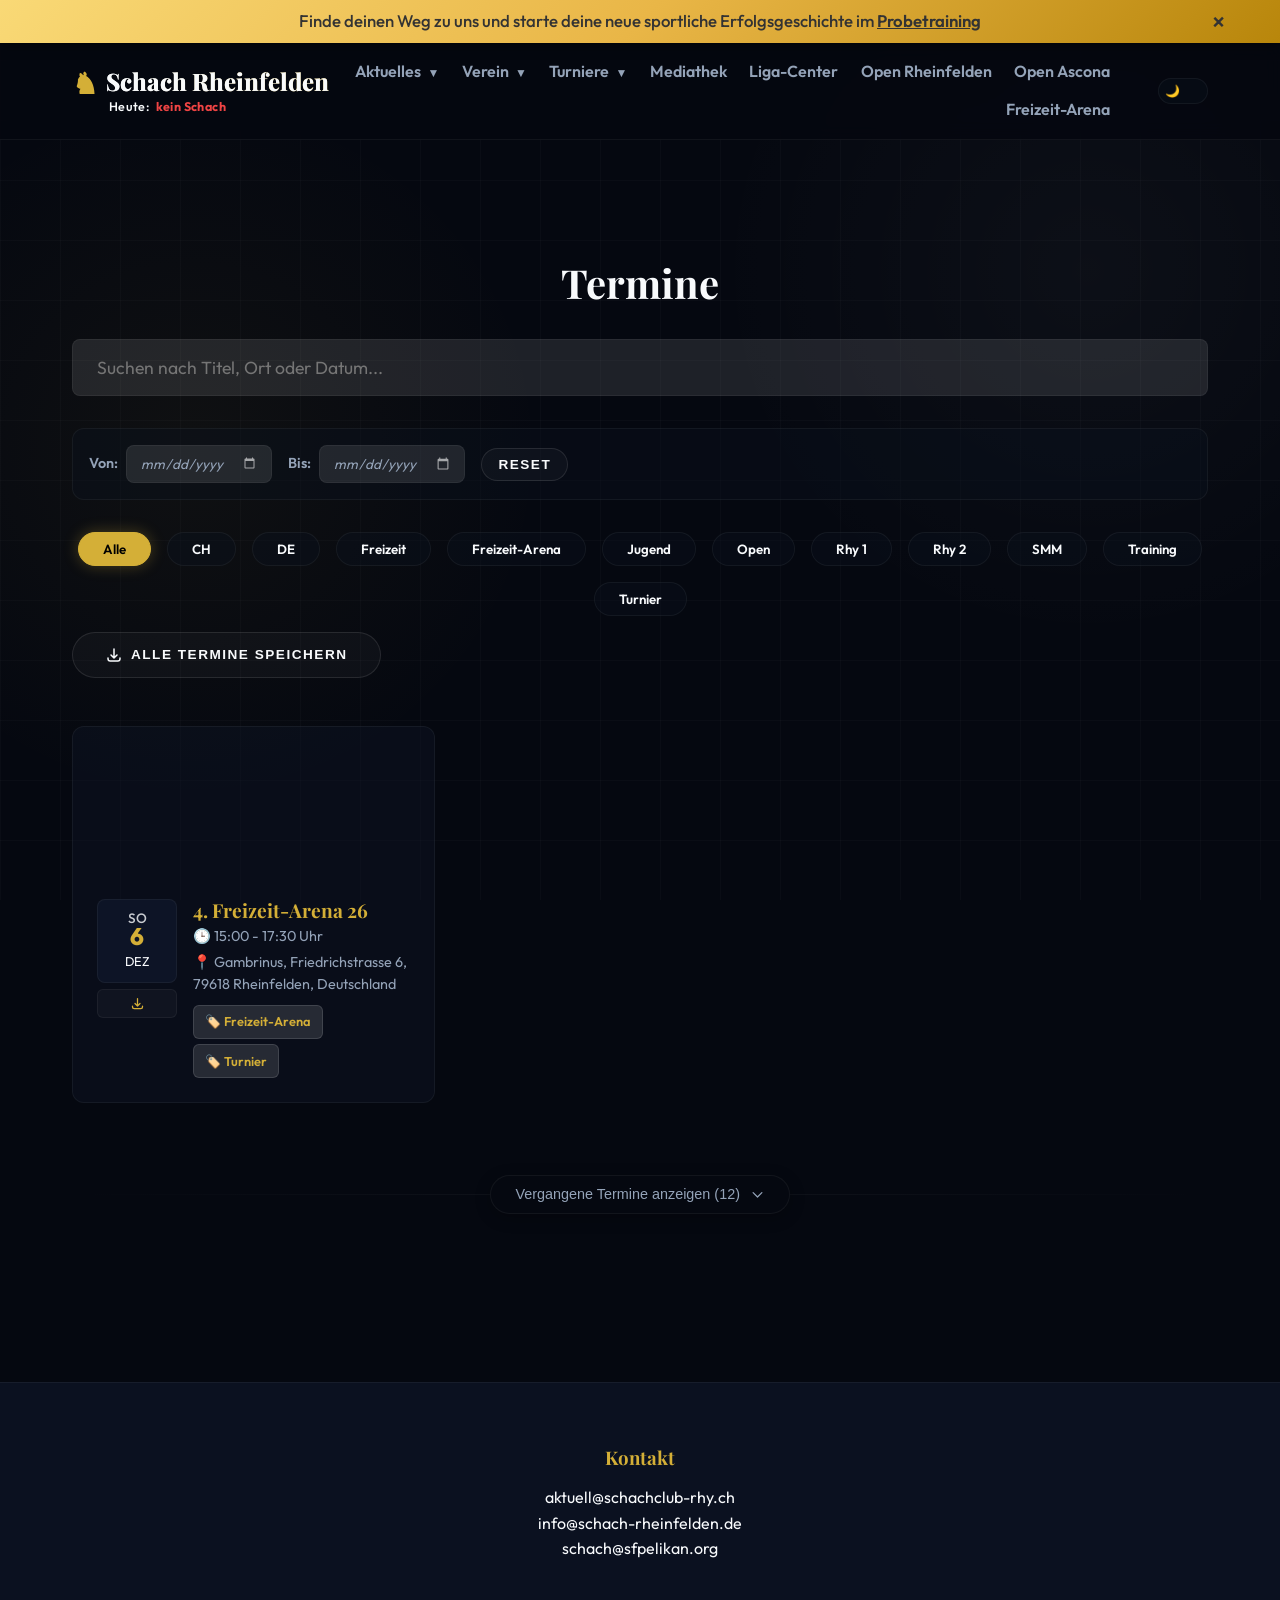
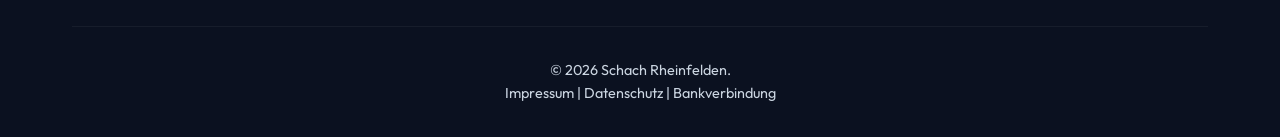
<file: events-archive.html>
<!DOCTYPE html>
<html lang="de">
<head>
    <meta charset="UTF-8">
    <meta name="viewport" content="width=device-width, initial-scale=1.0">
    <!-- === Titel & Suchmaschinen === -->
    <title>Termine & Kalender | Schach-Rheinfelden (CH & DE)</title>
    <meta name="description" content="Alle anstehenden und vergangenen Termine, Turniere, Trainingszeiten und Vereinsanlässe von Schach-Rheinfelden (CH & DE)." />

    <!-- === Favicon & Icons === -->
    <link rel="icon" type="image/svg+xml" href="assets/favicon.svg">
    <link rel="apple-touch-icon" href="assets/favicon.svg">

    <!-- ================================================================
         LINK-VORSCHAU (Open Graph) fuer WhatsApp, Facebook, iMessage etc.
         >>> HIER ANPASSEN, wenn Vorschau-Titel, -Text oder -Bild sich
         >>> aendern sollen. og:image muss eine ABSOLUTE URL sein (https://...).
         ================================================================ -->
    <meta property="og:title" content="Termine & Kalender - Schach-Rheinfelden" />
    <meta property="og:description" content="Verpasse kein Training oder Turnier mehr: Alle Termine der Schach-Gemeinschaft am Rheinknie im praktischen Überblick." />
    <meta property="og:type" content="website" />
    <meta property="og:url" content="https://schach-rheinfelden.github.io/events-archive.html" />
    <meta property="og:image" content="https://res.cloudinary.com/i1wuvnct/image/upload/w_800,c_limit,f_auto,q_auto/v1784323180/Bilder/Logos/Schach-Rheinfelden_Banner_jjcvcl.png" />
    <meta property="og:site_name" content="Schach-Rheinfelden" />

    <link rel="stylesheet" href="css/style.css?v=32">
    <link rel="preconnect" href="https://fonts.googleapis.com">
    <link rel="preconnect" href="https://fonts.gstatic.com" crossorigin>
    <link href="https://fonts.googleapis.com/css2?family=Outfit:wght@300;400;600;800&family=Playfair+Display:ital,wght@0,400;0,600;0,700;1,400;1,600&display=swap" rel="stylesheet">
    <style>
        .search-bar {
            width: 100%;
            padding: 1rem 1.5rem;
            font-size: 1.1rem;
            border-radius: 8px;
            border: 1px solid var(--glass-border);
            background: rgba(255, 255, 255, 0.1);
            color: var(--text-primary);
            margin-bottom: 2rem;
            outline: none;
            transition: all 0.3s ease;
        }
        .search-bar:focus {
            border-color: var(--accent-color);
            background: rgba(255, 255, 255, 0.15);
        }
        .light-theme .search-bar {
            background: rgba(0, 0, 0, 0.05);
        }
        .light-theme .search-bar:focus {
            background: rgba(0, 0, 0, 0.08);
        }
        
        /* Calendar Icon Style for Dark Theme */
        input[type="date"]::-webkit-calendar-picker-indicator {
            filter: invert(1);
            opacity: 0.6;
            cursor: pointer;
        }
        .light-theme input[type="date"]::-webkit-calendar-picker-indicator {
            filter: none;
            opacity: 0.6;
        }
        
        .events-grid {
            display: grid;
            grid-template-columns: repeat(auto-fill, minmax(300px, 1fr));
            gap: 1.5rem;
        }
        
        .event-card {
            background: rgba(15, 23, 42, 0.4);
            border: 1px solid var(--glass-border);
            border-radius: 12px;
            padding: 1.5rem;
            display: flex;
            flex-direction: column;
            gap: 1rem;
            transition: all 0.3s ease;
        }
        
        .light-theme .event-card {
            background: rgba(255, 255, 255, 0.6);
        }

        .event-card:hover {
            transform: translateY(-5px);
            border-color: var(--accent-color);
            background: rgba(255, 255, 255, 0.08);
        }

        .event-card.event-past {
            opacity: 0.6;
            filter: grayscale(80%);
        }

        .event-card.event-past:hover {
            opacity: 1;
            filter: grayscale(0%);
        }
    </style>
</head>
<body>
    <div id="top-banner" class="top-banner"></div>
    <header id="navbar" class="navbar">
        <nav class="container nav-content">
            <div class="brand-wrapper">
                <a href="index.html" class="brand">
                    <span class="logo-icon">♞</span>
                    <span id="nav-club-name" class="brand-name">Schach Rheinfelden</span>
                </a>
                <div id="nav-today-badge" class="nav-today-badge hidden"></div>
            </div>
            <ul class="nav-links" id="nav-links">
                <li><a href="index.html#news">News</a></li>
                <li><a href="index.html#teams">Mannschaften</a></li>
                <li><a href="index.html#tournaments">Turniere</a></li>
                <li><a href="index.html#events">Termine</a></li>
                <li><a href="index.html#training">Trainingszeiten</a></li>
                <li><a href="index.html#guestbook">Stimmen</a></li>
                <li><a href="index.html#members">Vorstand</a></li>
                <li><a href="mediathek.html">Mediathek</a></li>
            </ul>
            <div class="nav-controls">
                <label class="theme-switch" title="Theme wechseln">
                    <input type="checkbox" id="theme-toggle">
                    <span class="slider round"></span>
                </label>
                <div class="hamburger" id="hamburger">
                    <span></span>
                    <span></span>
                    <span></span>
                </div>
            </div>
        </nav>
    </header>

    <main style="padding-top: 120px; min-height: 100vh;">
        <section class="section">
            <div class="container">
                <h1 class="section-title" style="margin-bottom: 2rem;">Termine</h1>
                
                <input type="text" id="events-search" class="search-bar" placeholder="Suchen nach Titel, Ort oder Datum...">
                
                <div class="date-filter-container" style="display: flex; gap: 1rem; align-items: center; flex-wrap: wrap; margin-bottom: 2rem; background: var(--glass-bg); padding: 1rem; border-radius: 12px; border: 1px solid var(--glass-border);">
                    <div style="display: flex; align-items: center; gap: 0.5rem;">
                        <label for="events-date-from" style="color: var(--text-secondary); font-size: 0.9rem; font-weight: 600;">Von:</label>
                        <input type="date" id="events-date-from" class="search-bar" style="margin-bottom: 0; width: auto; padding: 0.5rem 0.8rem; border-radius: 8px; font-family: inherit; font-size: 0.85rem; font-style: italic; color: var(--text-secondary);">
                    </div>
                    <div style="display: flex; align-items: center; gap: 0.5rem;">
                        <label for="events-date-to" style="color: var(--text-secondary); font-size: 0.9rem; font-weight: 600;">Bis:</label>
                        <input type="date" id="events-date-to" class="search-bar" style="margin-bottom: 0; width: auto; padding: 0.5rem 0.8rem; border-radius: 8px; font-family: inherit; font-size: 0.85rem; font-style: italic; color: var(--text-secondary);">
                    </div>
                    <button id="events-date-reset" class="btn btn-secondary" style="padding: 0.5rem 1rem; font-size: 0.85rem;">Reset</button>
                </div>
                
                <div style="display: flex; justify-content: space-between; align-items: center; margin-bottom: 3rem; flex-wrap: wrap; gap: 1rem;">
                    <div id="events-filter" class="filter-bar" style="margin-bottom: 0;">
                        <!-- Filter buttons injected via JS -->
                    </div>
                    
                    <button id="download-all-events-btn" class="btn btn-secondary" onclick="downloadAllEvents()" style="display: flex; align-items: center; gap: 0.5rem;">
                        <svg width="18" height="18" fill="none" stroke="currentColor" stroke-width="2" viewBox="0 0 24 24"><path stroke-linecap="round" stroke-linejoin="round" d="M4 16v1a3 3 0 003 3h10a3 3 0 003-3v-1m-4-4l-4 4m0 0l-4-4m4 4V4"></path></svg>
                        <span>Alle Termine speichern</span>
                    </button>
                </div>

                <div id="events-archive-container" class="events-grid">
                    <!-- Events injected here -->
                    <div class="loading">Lade Termine...</div>
                </div>
                <div id="events-archive-load-more" style="text-align: center; margin-top: 3rem;"></div>
            </div>
        </section>
    </main>

    <footer id="contact" class="footer">
        <div class="container footer-content">
            <div class="footer-info">
                <h3>Kontakt</h3>
                <div id="footer-contact-container">
                    <!-- Contact info injected via CSV -->
                </div>
            </div>
            <div class="footer-legal">
                <p id="footer-copyright-line">&copy; <span id="current-year"></span> <span id="footer-club-name">Schach Rheinfelden</span>.</p>
                <p><a href="#" onclick="openLegalModal('impressum'); return false;">Impressum</a> | <a href="#" onclick="openLegalModal('datenschutz'); return false;">Datenschutz</a><span id="footer-bank-sep" style="display: none;"> | <a href="#" onclick="openLegalModal('bankverbindung'); return false;">Bankverbindung</a></span></p>
            </div>
        </div>
    </footer>

    <!-- Event Modal -->
    <div id="event-modal" class="modal hidden">
        <div class="modal-overlay" onclick="closeEventModal()"></div>
        <div class="modal-content glass-card">
            <button class="close-btn" onclick="closeEventModal()">&times;</button>
            <div id="event-modal-body"></div>
        </div>
    </div>

    <!-- Legal Modal -->
    <div id="legal-modal" class="modal hidden">
        <div class="modal-overlay" onclick="closeLegalModal()"></div>
        <div class="modal-content glass-card" style="max-width: 600px;">
            <button class="close-btn" onclick="closeLegalModal()">&times;</button>
            <h2 id="legal-modal-title" style="margin-bottom: 1.5rem; color: var(--accent-color);"></h2>
            <div id="legal-modal-body" style="font-size: 1.1rem; line-height: 1.6; color: var(--text-primary);"></div>
        </div>
    </div>

    <script src="js/shared.js?v=35"></script>
    <script src="js/events-archive.js?v=25"></script>
</body>
</html>
</file>
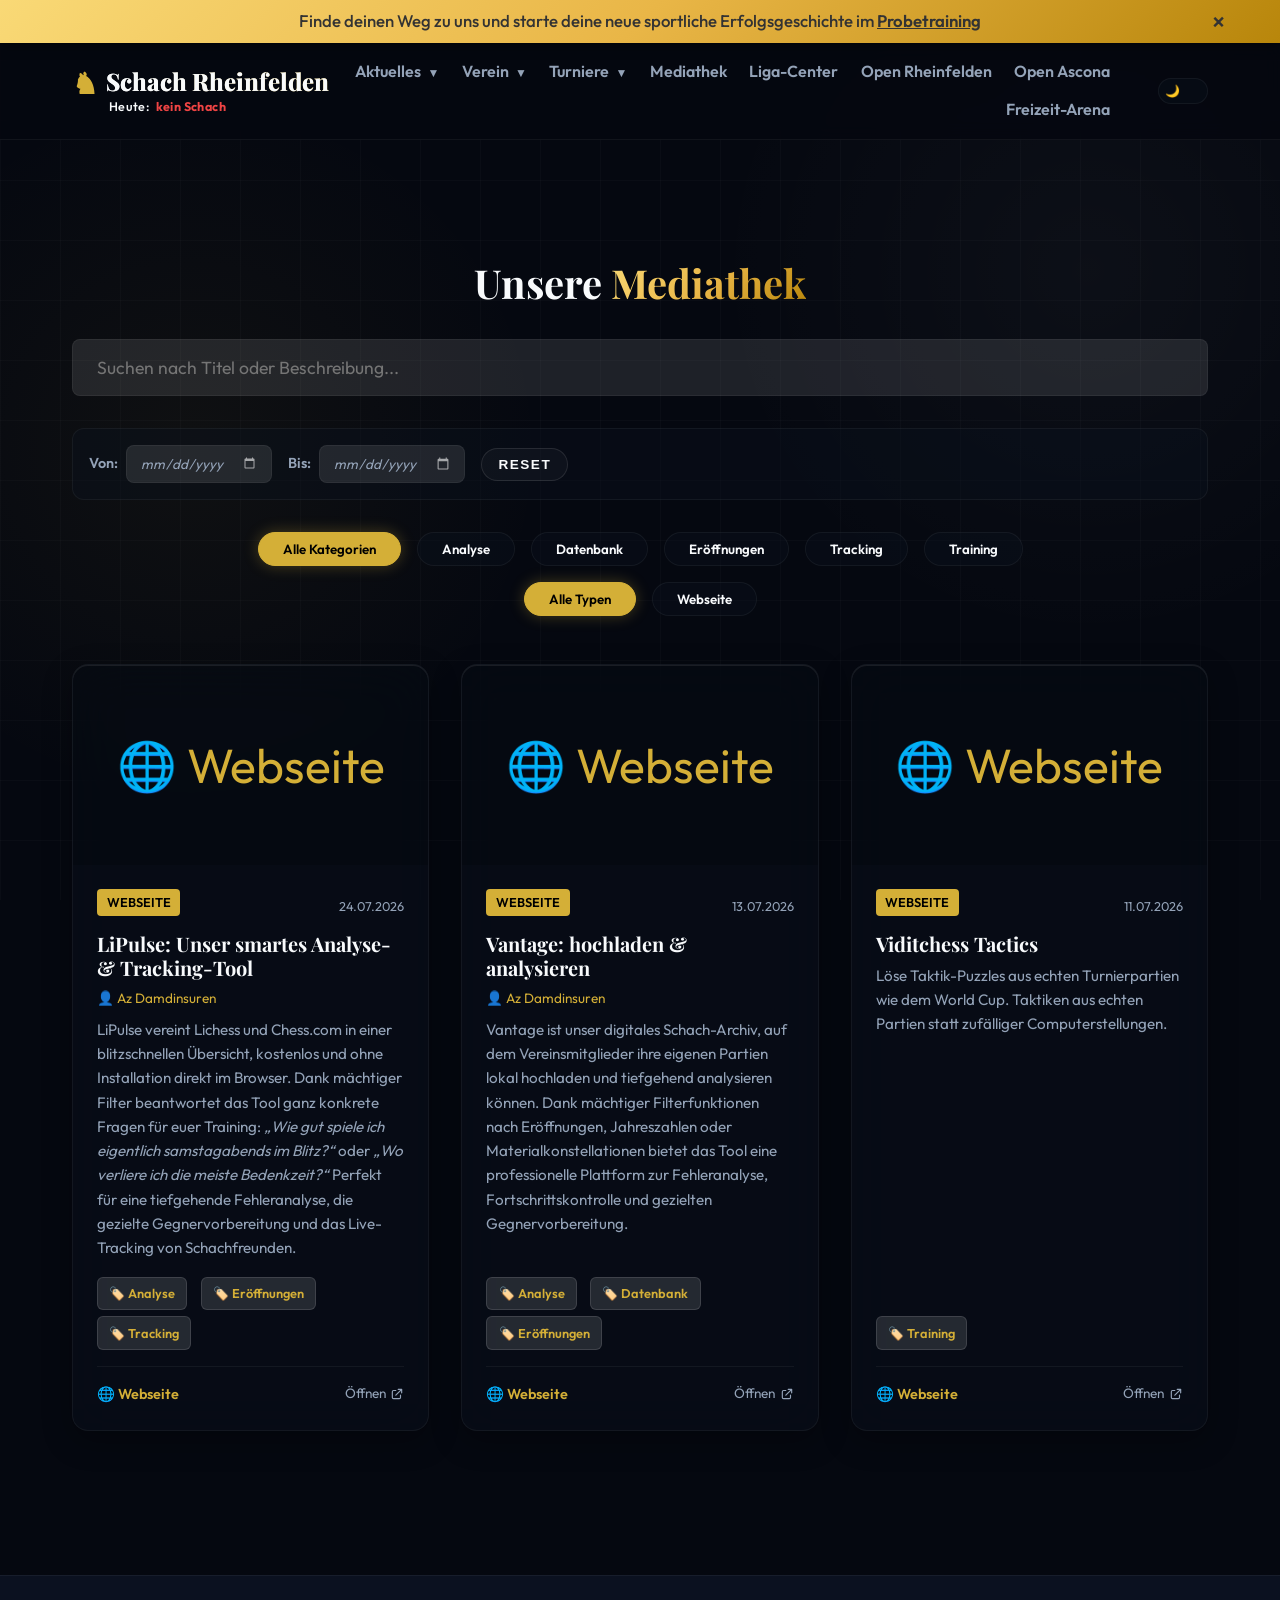
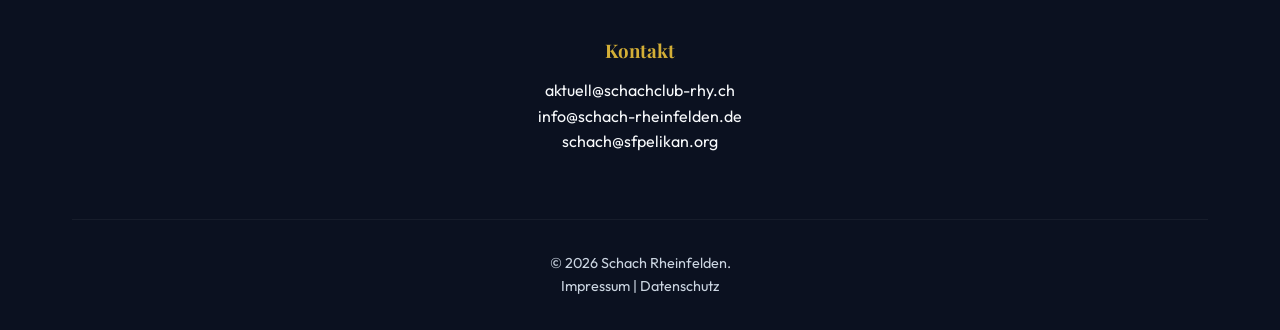
<file: mediathek.html>
<!DOCTYPE html>
<html lang="de">
<head>
    <meta charset="UTF-8">
    <meta name="viewport" content="width=device-width, initial-scale=1.0">
    <!-- === Titel & Suchmaschinen === -->
    <title>Mediathek & Galerie | Schach-Rheinfelden (CH & DE)</title>
    <meta name="description" content="Fotos, Videos, Lehrpartien und Impressionen der Schach-Gemeinschaft Schach-Rheinfelden am Hochrhein." />

    <!-- === Favicon & Icons === -->
    <link rel="icon" type="image/svg+xml" href="assets/favicon.svg">
    <link rel="apple-touch-icon" href="assets/favicon.svg">

    <!-- ================================================================
         LINK-VORSCHAU (Open Graph) fuer WhatsApp, Facebook, iMessage etc.
         >>> HIER ANPASSEN, wenn Vorschau-Titel, -Text oder -Bild sich
         >>> aendern sollen. og:image muss eine ABSOLUTE URL sein (https://...).
         ================================================================ -->
    <meta property="og:title" content="Mediathek & Galerie - Schach-Rheinfelden" />
    <meta property="og:description" content="Entdecke Bildergalerien, Videos und Höhepunkte aus dem Vereinsleben von Schach-Rheinfelden." />
    <meta property="og:type" content="website" />
    <meta property="og:url" content="https://schach-rheinfelden.github.io/mediathek.html" />
    <meta property="og:image" content="https://res.cloudinary.com/i1wuvnct/image/upload/w_800,c_limit,f_auto,q_auto/v1784323180/Bilder/Logos/Schach-Rheinfelden_Banner_jjcvcl.png" />
    <meta property="og:site_name" content="Schach-Rheinfelden" />

    <link rel="stylesheet" href="css/style.css?v=32">
    <link rel="preconnect" href="https://fonts.googleapis.com">
    <link rel="preconnect" href="https://fonts.gstatic.com" crossorigin>
    <link href="https://fonts.googleapis.com/css2?family=Outfit:wght@300;400;600;800&family=Playfair+Display:ital,wght@0,400;0,600;0,700;1,400;1,600&display=swap" rel="stylesheet">
    <style>
        .search-bar {
            width: 100%;
            padding: 1rem 1.5rem;
            font-size: 1.1rem;
            border-radius: 8px;
            border: 1px solid var(--glass-border);
            background: rgba(255, 255, 255, 0.1);
            color: var(--text-primary);
            margin-bottom: 2rem;
            outline: none;
            transition: all 0.3s ease;
        }
        .search-bar:focus {
            border-color: var(--accent-color);
            background: rgba(255, 255, 255, 0.15);
        }
        .light-theme .search-bar {
            background: rgba(0, 0, 0, 0.05);
        }
        .light-theme .search-bar:focus {
            background: rgba(0, 0, 0, 0.08);
        }
        
        input[type="date"]::-webkit-calendar-picker-indicator {
            filter: invert(1);
            opacity: 0.6;
            cursor: pointer;
        }
        .light-theme input[type="date"]::-webkit-calendar-picker-indicator {
            filter: none;
            opacity: 0.6;
        }
        
        .media-card {
            padding: 0 !important;
            overflow: hidden !important;
            cursor: pointer;
            transition: transform 0.3s ease, box-shadow 0.3s ease;
            height: 100%;
            display: flex;
            flex-direction: column;
        }
        .media-card:hover {
            transform: translateY(-5px);
            box-shadow: 0 10px 25px rgba(212, 175, 55, 0.2);
            border-color: var(--accent-color);
        }
        .media-thumbnail {
            width: 100%;
            height: 200px;
            object-fit: cover;
            border-radius: 0 !important;
            margin-bottom: 0 !important;
            background: rgba(0,0,0,0.2);
            display: flex;
            align-items: center;
            justify-content: center;
            font-size: 3rem;
            color: var(--accent-color);
        }
        .media-content {
            padding: 1.5rem !important;
            flex-grow: 1;
            display: flex;
            flex-direction: column;
        }
        .media-type-badge {
            display: inline-block;
            padding: 0.2rem 0.6rem;
            border-radius: 4px;
            font-size: 0.8rem;
            font-weight: 600;
            background: var(--accent-color);
            color: #000;
            text-transform: uppercase;
            margin-bottom: 0.5rem;
        }
    </style>
</head>
<body>
    <div id="top-banner" class="top-banner"></div>
    <header id="navbar" class="navbar">
        <nav class="container nav-content">
            <div class="brand-wrapper">
                <a href="index.html" class="brand">
                    <span class="logo-icon">♞</span>
                    <span id="nav-club-name" class="brand-name">Schach Rheinfelden</span>
                </a>
                <div id="nav-today-badge" class="nav-today-badge hidden"></div>
            </div>
            <ul class="nav-links" id="nav-links">
                <li><a href="index.html#news">News</a></li>
                <li><a href="index.html#teams">Mannschaften</a></li>
                <li><a href="index.html#tournaments">Turniere</a></li>
                <li><a href="index.html#events">Termine</a></li>
                <li><a href="index.html#training">Trainingszeiten</a></li>
                <li><a href="index.html#guestbook">Stimmen</a></li>
                <li><a href="index.html#members">Vorstand</a></li>
                <li><a href="mediathek.html" style="color: var(--accent-color);">Mediathek</a></li>
            </ul>
            <div class="nav-controls">
                <label class="theme-switch" title="Theme wechseln">
                    <input type="checkbox" id="theme-toggle">
                    <span class="slider round"></span>
                </label>
                <div class="hamburger" id="hamburger">
                    <span></span>
                    <span></span>
                    <span></span>
                </div>
            </div>
        </nav>
    </header>

    <main style="padding-top: 120px; min-height: 100vh;">
        <section class="section">
            <div class="container">
                <h1 class="section-title" style="margin-bottom: 2rem;">Unsere <span class="accent">Mediathek</span></h1>
                
                <input type="text" id="media-search" class="search-bar" placeholder="Suchen nach Titel oder Beschreibung...">
                
                <div class="date-filter-container" style="display: flex; gap: 1rem; align-items: center; flex-wrap: wrap; margin-bottom: 2rem; background: var(--glass-bg); padding: 1rem; border-radius: 12px; border: 1px solid var(--glass-border);">
                    <div style="display: flex; align-items: center; gap: 0.5rem;">
                        <label for="media-date-from" style="color: var(--text-secondary); font-size: 0.9rem; font-weight: 600;">Von:</label>
                        <input type="date" id="media-date-from" class="search-bar" style="margin-bottom: 0; width: auto; padding: 0.5rem 0.8rem; border-radius: 8px; font-family: inherit; font-size: 0.85rem; font-style: italic; color: var(--text-secondary);">
                    </div>
                    <div style="display: flex; align-items: center; gap: 0.5rem;">
                        <label for="media-date-to" style="color: var(--text-secondary); font-size: 0.9rem; font-weight: 600;">Bis:</label>
                        <input type="date" id="media-date-to" class="search-bar" style="margin-bottom: 0; width: auto; padding: 0.5rem 0.8rem; border-radius: 8px; font-family: inherit; font-size: 0.85rem; font-style: italic; color: var(--text-secondary);">
                    </div>
                    <button id="media-date-reset" class="btn btn-secondary" style="padding: 0.5rem 1rem; font-size: 0.85rem;">Reset</button>
                </div>
                
                <div id="media-filter" class="filter-bar" style="margin-bottom: 1rem;">
                    <!-- Filter buttons injected via JS -->
                </div>
                
                <div id="media-type-filter" class="filter-bar" style="margin-bottom: 3rem;">
                    <!-- Type filter buttons injected via JS -->
                </div>

                <div id="media-container" class="grid-container">
                    <!-- Media injected here -->
                    <div class="loading">Lade Mediathek...</div>
                </div>
                <div id="media-load-more" style="text-align: center; margin-top: 3rem;"></div>
            </div>
        </section>
    </main>

    <footer id="contact" class="footer">
        <div class="container footer-content">
            <div class="footer-info">
                <h3>Kontakt</h3>
                <div id="footer-contact-container">
                    <!-- Contact info injected via CSV -->
                </div>
            </div>
            <div class="footer-legal">
                <p id="footer-copyright-line">&copy; <span id="current-year"></span> <span id="footer-club-name">Schach Rheinfelden</span>.</p>
                <p><a href="#" onclick="openLegalModal('impressum'); return false;">Impressum</a> | <a href="#" onclick="openLegalModal('datenschutz'); return false;">Datenschutz</a></p>
            </div>
        </div>
    </footer>

    <!-- Legal Modal -->
    <div id="legal-modal" class="modal hidden">
        <div class="modal-overlay" onclick="closeLegalModal()"></div>
        <div class="modal-content glass-card" style="max-width: 600px;">
            <button class="close-btn" onclick="closeLegalModal()">&times;</button>
            <h2 id="legal-modal-title" style="margin-bottom: 1.5rem; color: var(--accent-color);"></h2>
            <div id="legal-modal-body" style="font-size: 1.1rem; line-height: 1.6; color: var(--text-primary);"></div>
        </div>
    </div>

    <!-- YouTube/Vimeo Embed Modal (Optional) -->
    <div id="video-modal" class="modal hidden">
        <div class="modal-overlay" onclick="closeVideoModal()"></div>
        <div class="modal-content glass-card" style="max-width: 900px; padding: 1rem;">
            <button class="close-btn" onclick="closeVideoModal()">&times;</button>
            <div id="video-modal-body" style="width: 100%; height: 500px; margin-top: 2rem;"></div>
        </div>
    </div>

    <script src="js/shared.js?v=33"></script>
    <script src="js/mediathek.js?v=26"></script>
    <script>
        function closeVideoModal() {
            document.getElementById('video-modal').classList.add('hidden');
            document.getElementById('video-modal-body').innerHTML = ''; // Stop video
            document.body.style.overflow = '';
        }
    </script>
</body>
</html>
</file>
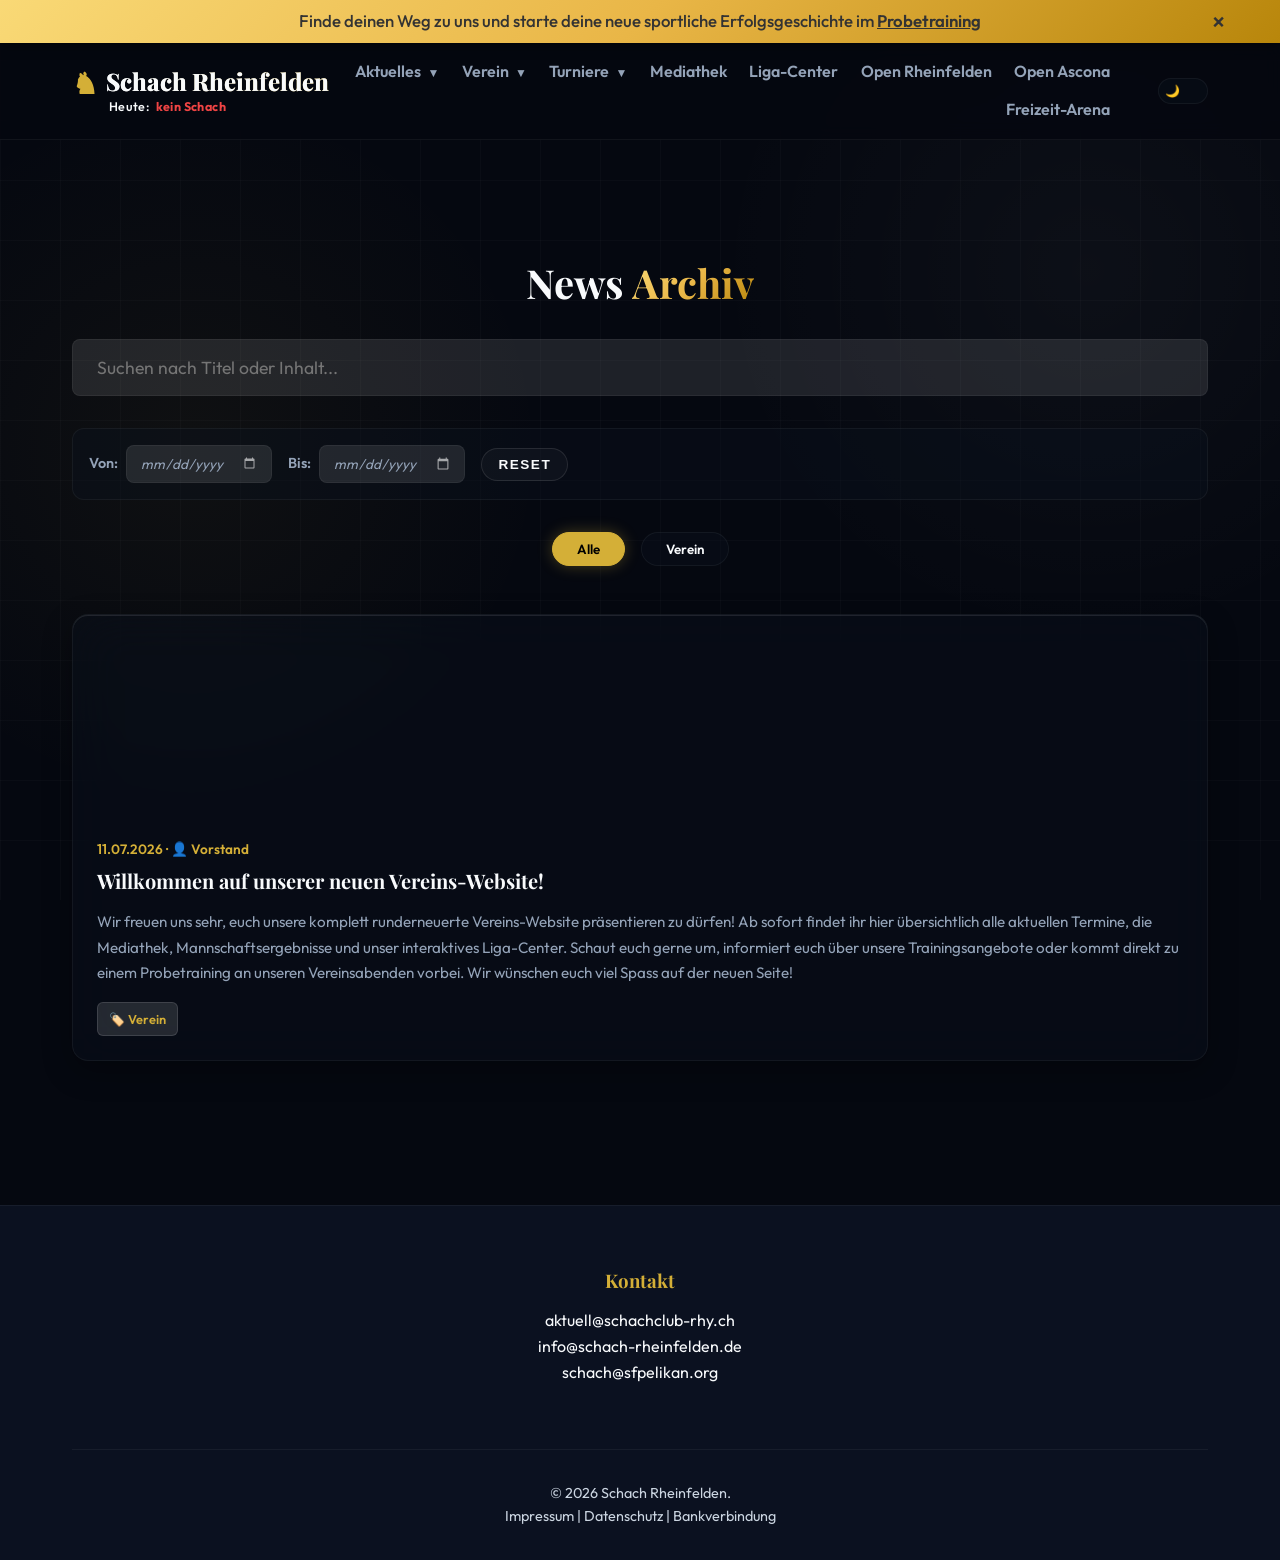
<file: news-archive.html>
<!DOCTYPE html>
<html lang="de">
<head>
    <meta charset="UTF-8">
    <meta name="viewport" content="width=device-width, initial-scale=1.0">
    <!-- === Titel & Suchmaschinen === -->
    <title>News-Archiv | Schach-Rheinfelden (CH & DE)</title>
    <meta name="description" content="Alle Nachrichten, Berichte, Turnierergebnisse und Ankündigungen der grenzüberschreitenden Schach-Gemeinschaft Schach-Rheinfelden im Überblick." />

    <!-- === Favicon & Icons === -->
    <link rel="icon" type="image/svg+xml" href="assets/favicon.svg">
    <link rel="apple-touch-icon" href="assets/favicon.svg">

    <!-- ================================================================
         LINK-VORSCHAU (Open Graph) fuer WhatsApp, Facebook, iMessage etc.
         >>> HIER ANPASSEN, wenn Vorschau-Titel, -Text oder -Bild sich
         >>> aendern sollen. og:image muss eine ABSOLUTE URL sein (https://...).
         ================================================================ -->
    <meta property="og:title" content="News-Archiv - Schach-Rheinfelden" />
    <meta property="og:description" content="Alle aktuellen Berichte, Resultate und Vereinsnews von Schach-Rheinfelden (CH & DE)." />
    <meta property="og:type" content="website" />
    <meta property="og:url" content="https://schach-rheinfelden.github.io/news-archive.html" />
    <meta property="og:image" content="https://res.cloudinary.com/i1wuvnct/image/upload/w_800,c_limit,f_auto,q_auto/v1784323180/Bilder/Logos/Schach-Rheinfelden_Banner_jjcvcl.png" />
    <meta property="og:site_name" content="Schach-Rheinfelden" />

    <link rel="stylesheet" href="css/style.css?v=32">
    <link rel="preconnect" href="https://fonts.googleapis.com">
    <link rel="preconnect" href="https://fonts.gstatic.com" crossorigin>
    <link href="https://fonts.googleapis.com/css2?family=Outfit:wght@300;400;600;800&family=Playfair+Display:ital,wght@0,400;0,600;0,700;1,400;1,600&display=swap" rel="stylesheet">
    <style>
        .search-bar {
            width: 100%;
            padding: 1rem 1.5rem;
            font-size: 1.1rem;
            border-radius: 8px;
            border: 1px solid var(--glass-border);
            background: rgba(255, 255, 255, 0.1);
            color: var(--text-primary);
            margin-bottom: 2rem;
            outline: none;
            transition: all 0.3s ease;
        }
        .search-bar:focus {
            border-color: var(--accent-color);
            background: rgba(255, 255, 255, 0.15);
        }
        .light-theme .search-bar {
            background: rgba(0, 0, 0, 0.05);
        }
        .light-theme .search-bar:focus {
            background: rgba(0, 0, 0, 0.08);
        }
        
        /* Calendar Icon Style for Dark Theme */
        input[type="date"]::-webkit-calendar-picker-indicator {
            filter: invert(1);
            opacity: 0.6;
            cursor: pointer;
        }
        .light-theme input[type="date"]::-webkit-calendar-picker-indicator {
            filter: none;
            opacity: 0.6;
        }
    </style>
</head>
<body>
    <div id="top-banner" class="top-banner"></div>
    <header id="navbar" class="navbar">
        <nav class="container nav-content">
            <div class="brand-wrapper">
                <a href="index.html" class="brand">
                    <span class="logo-icon">♞</span>
                    <span id="nav-club-name" class="brand-name">Schach Rheinfelden</span>
                </a>
                <div id="nav-today-badge" class="nav-today-badge hidden"></div>
            </div>
            <ul class="nav-links" id="nav-links">
                <!-- Menü wird dynamisch von shared.js (initDynamicMenu) generiert -->
            </ul>
            <div class="nav-controls">
                <label class="theme-switch" title="Theme wechseln">
                    <input type="checkbox" id="theme-toggle">
                    <span class="slider round"></span>
                </label>
                <div class="hamburger" id="hamburger">
                    <span></span>
                    <span></span>
                    <span></span>
                </div>
            </div>
        </nav>
    </header>

    <main style="padding-top: 120px; min-height: 100vh;">
        <section class="section">
            <div class="container">
                <h1 class="section-title" style="margin-bottom: 2rem;">News <span class="accent">Archiv</span></h1>
                
                <input type="text" id="news-search" class="search-bar" placeholder="Suchen nach Titel oder Inhalt...">
                
                <div class="date-filter-container" style="display: flex; gap: 1rem; align-items: center; flex-wrap: wrap; margin-bottom: 2rem; background: var(--glass-bg); padding: 1rem; border-radius: 12px; border: 1px solid var(--glass-border);">
                    <div style="display: flex; align-items: center; gap: 0.5rem;">
                        <label for="news-date-from" style="color: var(--text-secondary); font-size: 0.9rem; font-weight: 600;">Von:</label>
                        <input type="date" id="news-date-from" class="search-bar" style="margin-bottom: 0; width: auto; padding: 0.5rem 0.8rem; border-radius: 8px; font-family: inherit; font-size: 0.85rem; font-style: italic; color: var(--text-secondary);">
                    </div>
                    <div style="display: flex; align-items: center; gap: 0.5rem;">
                        <label for="news-date-to" style="color: var(--text-secondary); font-size: 0.9rem; font-weight: 600;">Bis:</label>
                        <input type="date" id="news-date-to" class="search-bar" style="margin-bottom: 0; width: auto; padding: 0.5rem 0.8rem; border-radius: 8px; font-family: inherit; font-size: 0.85rem; font-style: italic; color: var(--text-secondary);">
                    </div>
                    <button id="news-date-reset" class="btn btn-secondary" style="padding: 0.5rem 1rem; font-size: 0.85rem;">Reset</button>
                </div>
                
                <div id="news-filter" class="filter-bar" style="margin-bottom: 3rem;">
                    <!-- Filter buttons injected via JS -->
                </div>

                <div id="news-archive-container" class="grid-container">
                    <!-- News injected here -->
                    <div class="loading">Lade Archiv...</div>
                </div>
                <div id="news-archive-load-more" style="text-align: center; margin-top: 3rem;"></div>
            </div>
        </section>
    </main>

    <footer id="contact" class="footer">
        <div class="container footer-content">
            <div class="footer-info">
                <h3>Kontakt</h3>
                <div id="footer-contact-container">
                    <!-- Contact info injected via CSV -->
                </div>
            </div>
            <div class="footer-legal">
                <p id="footer-copyright-line">&copy; <span id="current-year"></span> <span id="footer-club-name">Schach Rheinfelden</span>.</p>
                <p><a href="#" onclick="openLegalModal('impressum'); return false;">Impressum</a> | <a href="#" onclick="openLegalModal('datenschutz'); return false;">Datenschutz</a><span id="footer-bank-sep" style="display: none;"> | <a href="#" onclick="openLegalModal('bankverbindung'); return false;">Bankverbindung</a></span></p>
            </div>
        </div>
    </footer>

    <!-- News Modal -->
    <div id="news-modal" class="modal hidden">
        <div class="modal-overlay" onclick="closeNewsModal()"></div>
        <div class="modal-content glass-card">
            <button class="close-btn" onclick="closeNewsModal()">&times;</button>
            <div id="modal-body"></div>
        </div>
    </div>

    <!-- Legal Modal -->
    <div id="legal-modal" class="modal hidden">
        <div class="modal-overlay" onclick="closeLegalModal()"></div>
        <div class="modal-content glass-card" style="max-width: 600px;">
            <button class="close-btn" onclick="closeLegalModal()">&times;</button>
            <h2 id="legal-modal-title" style="margin-bottom: 1.5rem; color: var(--accent-color);"></h2>
            <div id="legal-modal-body" style="font-size: 1.1rem; line-height: 1.6; color: var(--text-primary);"></div>
        </div>
    </div>
    <script src="js/shared.js?v=36"></script>
    <script src="js/news-archive.js?v=25"></script>
</body>
</html>
</file>
<file: css/style.css>
/* CSS Variablen & Design System */
:root {
    --bg-color: #050810;
    /* Extrem tiefes Blau/Schwarz */
    --surface-color: #0b1220;
    /* Minimal heller für Cards */
    --accent-color: #d4af37;
    /* Edles Gold */
    --accent-hover: #f3e5ab;
    --text-primary: #f8fafc;
    --text-secondary: #94a3b8;

    --gold-gradient: linear-gradient(135deg, #f9d976 0%, #e9b647 50%, #b8860b 100%);
    --gold-glow: rgba(212, 175, 55, 0.3);

    --glass-bg: rgba(11, 18, 32, 0.4);
    --glass-border: rgba(255, 255, 255, 0.05);
    --glass-highlight: inset 0 1px 0 rgba(255, 255, 255, 0.1);

    --card-title-shadow: 0 2px 10px rgba(0, 0, 0, 0.8);

    --nav-bg: rgba(5, 8, 16, 0.85);
    --hero-overlay-1: rgba(5, 8, 16, 0.95);
    --hero-overlay-2: rgba(5, 8, 16, 0.6);

    --table-bg: rgba(0, 0, 0, 0.2);
    --table-th-bg: rgba(212, 175, 55, 0.15);
    --table-th-color: var(--accent-color);

    --font-main: 'Outfit', sans-serif;
    --font-heading: 'Playfair Display', serif;
    --transition: all 0.4s cubic-bezier(0.25, 1, 0.5, 1);
    --border-radius: 16px;
}

/* Light Theme Overrides */
body.light-theme {
    --bg-color: #fdfbf7;
    /* Warmes Creme-Weiß */
    --surface-color: #ffffff;
    /* Reines Weiß für Cards */
    --text-primary: #0f172a;
    /* Tiefes Anthrazit */
    --text-secondary: #475569;
    /* Mittleres Grau */

    /* Das Gold bleibt erhalten, aber der Glow wird subtiler */
    --gold-glow: rgba(212, 175, 55, 0.15);

    --glass-bg: rgba(255, 255, 255, 0.7);
    --glass-border: rgba(0, 0, 0, 0.05);
    --glass-highlight: inset 0 1px 0 rgba(255, 255, 255, 0.8);

    --card-title-shadow: none;

    --nav-bg: rgba(253, 251, 247, 0.85);
    --hero-overlay-1: rgba(253, 251, 247, 0.95);
    --hero-overlay-2: rgba(253, 251, 247, 0.6);

    --table-bg: rgba(0, 0, 0, 0.02);
    --table-th-bg: rgba(0, 0, 0, 0.05);
    --table-th-color: var(--text-primary);
}

body.light-theme {
    background-image:
        radial-gradient(circle at 15% 50%, rgba(212, 175, 55, 0.08), transparent 30%),
        radial-gradient(circle at 85% 30%, rgba(0, 0, 0, 0.03), transparent 30%),
        linear-gradient(rgba(0, 0, 0, 0.03) 1px, transparent 1px),
        linear-gradient(90deg, rgba(0, 0, 0, 0.03) 1px, transparent 1px);
}

body.light-theme .btn-secondary {
    background: rgba(255, 255, 255, 0.85);
    backdrop-filter: blur(10px);
    -webkit-backdrop-filter: blur(10px);
    border: 1px solid rgba(15, 23, 42, 0.2);
    color: #0f172a;
    font-weight: 700;
    box-shadow: 0 4px 12px rgba(0, 0, 0, 0.08);
}

body.light-theme .btn-secondary:hover {
    background: #ffffff;
    border-color: var(--accent-color);
    color: #000000;
    transform: translateY(-2px);
    box-shadow: 0 6px 20px rgba(212, 175, 55, 0.25);
}

body.light-theme .hero .btn-secondary {
    background: rgba(255, 255, 255, 0.92);
    border: 1.5px solid rgba(15, 23, 42, 0.3);
    color: #0f172a;
    font-weight: 700;
    box-shadow: 0 6px 20px rgba(0, 0, 0, 0.15);
}

body.light-theme .hero .btn-secondary:hover {
    background: #ffffff;
    border-color: var(--accent-color);
    color: #000000;
    transform: translateY(-3px);
    box-shadow: 0 8px 25px rgba(212, 175, 55, 0.35);
}

/* Theme Toggle Switch */
.theme-switch {
    position: relative;
    display: inline-block;
    width: 50px;
    height: 26px;
    margin-left: 1rem;
}

.theme-switch input {
    opacity: 0;
    width: 0;
    height: 0;
}

.slider {
    position: absolute;
    cursor: pointer;
    top: 0;
    left: 0;
    right: 0;
    bottom: 0;
    background-color: var(--glass-bg);
    border: 1px solid var(--glass-border);
    transition: .4s;
}

.slider:before {
    position: absolute;
    content: "🌙";
    height: 20px;
    width: 20px;
    left: 3px;
    bottom: 2px;
    display: flex;
    align-items: center;
    justify-content: center;
    font-size: 12px;
    background-color: transparent;
    transition: .4s;
}

input:checked+.slider {
    background-color: rgba(0, 0, 0, 0.05);
}

input:checked+.slider:before {
    transform: translateX(22px);
    content: "☀️";
    background-color: transparent;
}

.slider.round {
    border-radius: 34px;
}

.slider.round:before {
    border-radius: 50%;
}

/* Reset & Basics */
* {
    margin: 0;
    padding: 0;
    box-sizing: border-box;
}

html {
    scroll-behavior: smooth;
}

/* Anker-Ziele nicht unter der fixen Navbar verstecken (Sprung aus Menü/Unterseite) */
#news,
#teams,
#tournaments,
#events,
#training,
#guestbook,
#members {
    scroll-margin-top: 90px;
}

/* Custom Scrollbars */
::-webkit-scrollbar {
    width: 10px;
    height: 10px;
}

::-webkit-scrollbar-track {
    background: var(--bg-color);
}

::-webkit-scrollbar-thumb {
    background: var(--surface-color);
    border-radius: 5px;
    border: 1px solid var(--glass-border);
}

::-webkit-scrollbar-thumb:hover {
    background: var(--accent-color);
}

body {
    font-family: var(--font-main);
    background-color: var(--bg-color);
    color: var(--text-primary);
    line-height: 1.6;
    background-image:
        radial-gradient(circle at 15% 50%, rgba(212, 175, 55, 0.05), transparent 30%),
        radial-gradient(circle at 85% 30%, rgba(255, 255, 255, 0.03), transparent 30%),
        linear-gradient(rgba(255, 255, 255, 0.02) 1px, transparent 1px),
        linear-gradient(90deg, rgba(255, 255, 255, 0.02) 1px, transparent 1px);
    background-size: 100% 100%, 100% 100%, 60px 60px, 60px 60px;
    background-attachment: fixed;
}

a {
    text-decoration: none;
    color: inherit;
    transition: var(--transition);
}

.container {
    max-width: 1200px;
    margin: 0 auto;
    padding: 0 2rem;
}

h1,
h2,
h3,
h4,
.brand,
.section-title {
    font-family: var(--font-heading);
    font-weight: 700;
    line-height: 1.2;
}

.accent {
    background: var(--gold-gradient);
    -webkit-background-clip: text;
    background-clip: text;
    -webkit-text-fill-color: transparent;
    display: inline-block;
}

/* Navbar */
.navbar {
    position: fixed;
    top: 0;
    width: 100%;
    background: var(--nav-bg);
    backdrop-filter: blur(10px);
    -webkit-backdrop-filter: blur(10px);
    border-bottom: 1px solid var(--glass-border);
    z-index: 1000;
    padding: 1rem 0;
}

.nav-content {
    display: flex;
    justify-content: space-between;
    align-items: center;
}

.brand {
    font-size: 1.5rem;
    font-weight: 800;
    display: flex;
    align-items: center;
    gap: 0.5rem;
    flex-shrink: 0;
    white-space: nowrap;
    margin-right: 1.5rem;
    text-decoration: none;
    transition: all 0.4s cubic-bezier(0.34, 1.56, 0.64, 1);
    cursor: pointer;
}

.brand:hover {
    transform: scale(1.06) translateY(-2px);
}

.logo-icon {
    color: var(--accent-color);
    font-size: 1.8rem;
    display: inline-block;
    transition: transform 0.6s cubic-bezier(0.34, 1.56, 0.64, 1), filter 0.4s ease;
}

.brand:hover .logo-icon {
    transform: rotate(-15deg) scale(1.25);
    filter: drop-shadow(0 0 10px var(--accent-color));
}

.brand-name {
    display: inline-block;
    transition: all 0.4s ease;
    background: linear-gradient(90deg, var(--text-primary) 0%, var(--accent-color) 50%, var(--text-primary) 100%);
    background-size: 200% auto;
    color: var(--text-primary);
    -webkit-background-clip: text;
    background-clip: text;
    -webkit-text-fill-color: var(--text-primary);
}

.brand:hover .brand-name {
    background-position: right center;
    -webkit-text-fill-color: transparent;
    filter: drop-shadow(0 0 8px rgba(212, 175, 55, 0.6));
}

/* Brand Wrapper & Nav Today Status */
.brand-wrapper {
    display: flex;
    flex-direction: column;
    justify-content: center;
    margin-right: 1.5rem;
    flex-shrink: 0;
}

.brand-wrapper .brand {
    margin-right: 0;
}

.nav-today-badge {
    display: inline-block;
    font-size: 0.78rem;
    font-weight: 700;
    letter-spacing: 0.4px;
    margin-top: -0.1rem;
    margin-left: 2.3rem;
    /* Fluchtet sauber unter dem Text "Schach Rheinfelden" hinter dem ♞ Icon */
    transition: color 0.3s ease;
    white-space: nowrap;
}

.nav-today-badge .today-label {
    color: var(--text-primary);
    font-weight: 550;
    margin-right: 0.25rem;
}

.nav-today-badge .today-time {
    font-weight: 700;
}

.nav-today-badge .today-time.open {
    color: #10b981;
}

body.light-theme .nav-today-badge .today-time.open {
    color: #059669;
}

.nav-today-badge .today-time.closed {
    color: #ef4444;
}

body.light-theme .nav-today-badge .today-time.closed {
    color: #dc2626;
}

.nav-today-badge.hidden {
    display: none !important;
}

@media (max-width: 1150px) {
    .nav-today-badge {
        margin-left: 2.3rem;
    }
}

@media (max-width: 680px) {
    .brand-wrapper {
        margin-right: auto;
    }

    .nav-today-badge {
        margin-left: 2.3rem;
        font-size: 0.74rem;
        margin-top: -0.15rem;
    }
}

.nav-links {
    display: flex;
    list-style: none;
    gap: 0.8rem 1.4rem;
    flex-wrap: wrap;
    justify-content: flex-end;
    margin-left: auto;
    margin-right: 2rem;
}

.nav-links a {
    font-weight: 600;
    font-size: 1rem;
    color: var(--text-secondary);
    white-space: nowrap;
    text-decoration: none;
}

.nav-links a:hover {
    color: var(--accent-color);
}

/* Dropdown Menus */
.dropdown {
    position: relative;
}

.dropdown-arrow {
    font-size: 0.75rem;
    margin-left: 0.2rem;
    transition: transform 0.3s ease;
    display: inline-block;
}

.dropdown-menu {
    position: absolute;
    top: 100%;
    left: 0;
    background: #0d1320;
    border: 1px solid rgba(255, 255, 255, 0.08);
    backdrop-filter: blur(10px);
    -webkit-backdrop-filter: blur(10px);
    border: 1px solid var(--glass-border);
    border-radius: 8px;
    box-shadow: 0 4px 15px rgba(0, 0, 0, 0.3);
    min-width: 180px;
    opacity: 0;
    visibility: hidden;
    transform: translateY(10px) scale(0.95);
    filter: blur(10px);
    transition: all 0.3s cubic-bezier(0.25, 1, 0.5, 1);
    list-style: none;
    padding: 0.5rem 0;
    z-index: 1001;
}

.dropdown:hover .dropdown-menu,
.dropdown.open .dropdown-menu {
    opacity: 1;
    visibility: visible;
    transform: translateY(0) scale(1);
    filter: blur(0);
}

.dropdown:hover .dropdown-arrow,
.dropdown.open .dropdown-arrow {
    transform: rotate(180deg);
}

.dropdown-menu li {
    margin: 0;
}

.dropdown-menu a {
    display: block;
    padding: 0.6rem 1.2rem;
    color: var(--text-primary);
    font-size: 0.95rem;
    font-weight: 500;
    white-space: normal;
}

.dropdown-menu a:hover {
    background: rgba(255, 255, 255, 0.05);
    color: var(--accent-color);
}

body.light-theme .dropdown-menu {
    background: #ffffff;
    border: 1px solid rgba(0, 0, 0, 0.08);
    box-shadow: 0 10px 30px rgba(0, 0, 0, 0.05);
}

body.light-theme .dropdown-menu a:hover {
    background: rgba(0, 0, 0, 0.03);
}

/* =========================================================================
   Focus Mode for Navigation (Desktop Only)
   ========================================================================= */
@media (hover: hover) and (pointer: fine) {

    /* Blur main content and header elements when hovering any menu item */
    body:has(.nav-links > li:hover) main,
    body:has(.nav-links > li:hover) footer,
    body:has(.nav-links > li:hover) .top-banner,
    body:has(.nav-links > li:hover) .brand-wrapper,
    body:has(.nav-links > li:hover) .theme-switch {
        filter: blur(5px);
        transition: filter 0.4s ease, transform 0.4s ease;
    }

    /* Blur other non-hovered menu items */
    .nav-links:hover>li:not(:hover) {
        filter: blur(4px);
        opacity: 0.4;
        transition: filter 0.4s ease, opacity 0.4s ease;
    }

    /* Smooth transition back to normal state */
    main,
    footer,
    .top-banner,
    .brand-wrapper,
    .theme-switch,
    .nav-links>li {
        transition: filter 0.4s ease, opacity 0.4s ease;
    }
}

.nav-controls {
    display: flex;
    align-items: center;
}

.hamburger {
    display: none;
    flex-direction: column;
    justify-content: space-around;
    width: 28px;
    height: 22px;
    cursor: pointer;
    z-index: 1002;
    margin-left: 1.5rem;
}

.hamburger span {
    width: 100%;
    height: 2px;
    background: var(--text-primary);
    border-radius: 2px;
    transition: all 0.3s cubic-bezier(0.25, 1, 0.5, 1);
    transform-origin: 1px;
}

/* Buttons */
.btn {
    display: inline-block;
    padding: 0.8rem 2rem;
    border-radius: 30px;
    font-weight: 600;
    cursor: pointer;
    text-transform: uppercase;
    letter-spacing: 1.5px;
    font-size: 0.85rem;
    border: none;
    transition: var(--transition);
}

.btn-primary {
    background: var(--gold-gradient);
    color: #000;
    box-shadow: 0 4px 15px var(--gold-glow);
    position: relative;
    overflow: hidden;
}

.btn-primary::after {
    content: '';
    position: absolute;
    top: 0;
    left: -100%;
    width: 50%;
    height: 100%;
    background: linear-gradient(90deg, transparent, rgba(255, 255, 255, 0.5), transparent);
    transform: skewX(-20deg);
    transition: 0.5s;
}

.btn-primary:hover::after {
    left: 150%;
}

.btn-primary:hover {
    transform: translateY(-3px);
    box-shadow: 0 8px 25px rgba(212, 175, 55, 0.5);
}

.btn-secondary {
    background: rgba(255, 255, 255, 0.03);
    border: 1px solid rgba(255, 255, 255, 0.1);
    color: var(--text-primary);
}

.btn-secondary:hover {
    background: rgba(255, 255, 255, 0.08);
    border-color: rgba(255, 255, 255, 0.3);
    transform: translateY(-2px);
}

/* Hero Section */
.hero {
    height: 100vh;
    height: 100dvh;
    display: flex;
    align-items: center;
    position: relative;
    background: var(--bg-color);
    overflow: hidden;
}

.hero-bg-video {
    position: absolute;
    top: 50%;
    left: 50%;
    width: 100%;
    height: 100%;
    min-width: 100%;
    min-height: 100%;
    object-fit: cover;
    transform: translate(-50%, -50%);
    z-index: 0;
}

.hero-bg-iframe {
    position: absolute;
    top: 50%;
    left: 50%;
    width: 100vw;
    height: 56.25vw;
    /* 16:9 aspect ratio */
    min-height: 100vh;
    min-height: 100dvh;
    min-width: 177.78vh;
    /* 16:9 Aspekt-Verhältnis für Portrait-Displays (Mobile) */
    min-width: 177.78dvh;
    transform: translate(-50%, -50%) scale(1.4);
    z-index: 0;
    pointer-events: none;
}

.hero-slideshow {
    position: absolute;
    top: 0;
    left: 0;
    width: 100%;
    height: 100%;
    z-index: 0;
    overflow: hidden;
}

.hero-slide {
    position: absolute;
    top: 0;
    left: 0;
    width: 100%;
    height: 100%;
    background-size: cover;
    background-position: center;
    opacity: 0;
    transition: opacity 1.8s ease-in-out;
}

.hero-slide.active {
    opacity: 1;
}

.hero-content {
    position: relative;
    z-index: 2;
    max-width: 800px;
}

.hero h1 {
    font-size: clamp(3rem, 6vw, 5rem);
    margin-bottom: 1rem;
}

.hero h1 .highlight {
    display: inline-block;
    color: var(--accent-color);
    position: relative;
    cursor: pointer;
    transition: all 0.5s cubic-bezier(0.34, 1.56, 0.64, 1);
    background: linear-gradient(120deg, var(--accent-color) 0%, #fff 50%, var(--accent-color) 100%);
    background-size: 200% auto;
    -webkit-background-clip: text;
    background-clip: text;
    -webkit-text-fill-color: var(--accent-color);
}

.hero h1 .highlight:hover {
    transform: scale(1.08) rotate(-1deg);
    background-position: right center;
    -webkit-text-fill-color: transparent;
    filter: drop-shadow(0 0 20px rgba(212, 175, 55, 0.8)) drop-shadow(0 0 40px rgba(212, 175, 55, 0.4));
}

.hero h1 .highlight::after {
    content: " ♔";
    display: inline-block;
    font-size: 0.8em;
    opacity: 0;
    transform: scale(0) rotate(-30deg) translateY(10px);
    transition: all 0.4s cubic-bezier(0.34, 1.56, 0.64, 1);
    color: var(--accent-color);
    filter: drop-shadow(0 0 10px var(--accent-color));
}

.hero h1 .highlight:hover::after {
    opacity: 1;
    transform: scale(1.2) rotate(10deg) translateY(-5px);
}

.hero .subtitle {
    font-size: clamp(1.2rem, 2vw, 1.5rem);
    color: var(--text-secondary);
    margin-bottom: 2.5rem;
}

.hero-actions {
    display: flex;
    gap: 1rem;
    flex-wrap: wrap;
}

#quote-container {
    background: var(--nav-bg) !important;
    backdrop-filter: blur(10px) !important;
    -webkit-backdrop-filter: blur(10px) !important;
}

/* Sections */
.section {
    padding: 6rem 0;
}

.section-title {
    font-size: 2.5rem;
    margin-bottom: 3rem;
    text-align: center;
}

/* Glassmorphism Cards */
.glass-card {
    background: var(--glass-bg);
    backdrop-filter: blur(24px);
    -webkit-backdrop-filter: blur(24px);
    border: 1px solid var(--glass-border);
    box-shadow: var(--glass-highlight), 0 10px 30px rgba(0, 0, 0, 0.3);
    border-radius: var(--border-radius);
    padding: 2.5rem;
    transition: var(--transition);
}

.glass-card:hover {
    transform: translateY(-5px);
    box-shadow: var(--glass-highlight), 0 15px 40px rgba(0, 0, 0, 0.5), 0 0 25px var(--gold-glow);
    border-color: rgba(212, 175, 55, 0.3);
}

body.light-theme .glass-card {
    background: #ffffff;
    border: 1px solid rgba(0, 0, 0, 0.08);
    box-shadow: 0 10px 30px rgba(0, 0, 0, 0.05);
}

body.light-theme .glass-card:hover {
    box-shadow: 0 15px 40px rgba(0, 0, 0, 0.08), 0 0 25px rgba(212, 175, 55, 0.15);
    border-color: rgba(212, 175, 55, 0.4);
}

/* Grid Layouts */
.grid-container {
    display: grid;
    grid-template-columns: repeat(auto-fit, minmax(300px, 1fr));
    gap: 2rem;
    align-items: stretch !important;
}

/* News Cards */
.news-card {
    display: flex;
    flex-direction: column;
    overflow: hidden;
    padding: 0;
    transition: var(--transition);
    background: var(--glass-bg);
    backdrop-filter: blur(24px);
    border: 1px solid var(--glass-border);
    box-shadow: var(--glass-highlight), 0 10px 30px rgba(0, 0, 0, 0.3);
    border-radius: var(--border-radius);
    height: 100%;
    min-height: 100%;
    align-self: stretch !important;
}

.news-card:hover {
    transform: translateY(-5px);
    box-shadow: var(--glass-highlight), 0 15px 40px rgba(0, 0, 0, 0.5), 0 0 25px var(--gold-glow);
    border-color: rgba(212, 175, 55, 0.4);
}

/* Fix for cards completely covered by a background image */
.glass-card.image-bg-card,
.flip-card-front.image-bg-card {
    border: none !important;
    backdrop-filter: none !important;
    -webkit-backdrop-filter: none !important;
    /* Soft dark edge mask for subpixel gaps + outer shadow */
    box-shadow: inset 0 0 0 1px rgba(0, 0, 0, 0.4), 0 10px 30px rgba(0, 0, 0, 0.3) !important;
}

/* Turnierkacheln mit Hintergrundbild: leichter Weichzeichner.
   Das Bild liegt auf ::before, die Abdunklung auf ::after, beide hinter dem
   Inhalt (negativer z-index). Ein filter direkt auf der Kachel wuerde den
   Titel mitverwischen, deshalb der Umweg ueber Pseudo-Elemente.
   Die Werte --card-img und --card-overlay setzt buildTournamentCardHTML().

   WICHTIG: Hier kein position und kein isolation setzen. .flip-card-front ist
   bereits position: absolute und bildet mit z-index: 2 einen eigenen
   Stacking-Context - das genuegt als Bezugsrahmen fuer die Pseudo-Elemente.
   Ein position: relative wuerde die Vorderseite aus der Deckung mit der
   Rueckseite loesen und die Kachel beim Drehen verspringen lassen. */
.flip-card-front.image-bg-card::before {
    content: '';
    position: absolute;
    /* Ueber den Kachelrand hinaus, damit der ausgefranste Blur-Rand ausserhalb
       des sichtbaren Bereichs liegt - overflow: hidden schneidet ihn weg. */
    inset: -4px;
    background-image: var(--card-img);
    background-position: center;
    background-size: cover;
    background-repeat: no-repeat;
    filter: blur(1px);
    z-index: -2;
}

.flip-card-front.image-bg-card::after {
    content: '';
    position: absolute;
    inset: 0;
    background: var(--card-overlay, rgba(11, 18, 32, 0.15));
    border-radius: inherit;
    z-index: -1;
}

body.light-theme .glass-card.image-bg-card,
body.light-theme .flip-card-front.image-bg-card {
    /* Extreme faint edge mask + light outer shadow */
    box-shadow: inset 0 0 0 1px rgba(0, 0, 0, 0.08), 0 10px 30px rgba(0, 0, 0, 0.05) !important;
}

body.light-theme .news-card,
body.light-theme .media-card {
    background: #ffffff;
    border: 1px solid rgba(0, 0, 0, 0.08);
    box-shadow: 0 10px 30px rgba(0, 0, 0, 0.05);
}

body.light-theme .news-card:hover,
body.light-theme .media-card:hover {
    box-shadow: 0 15px 40px rgba(0, 0, 0, 0.08), 0 0 25px rgba(212, 175, 55, 0.15);
    border-color: rgba(212, 175, 55, 0.4);
}

.news-img {
    /* Mindesthoehe; das Bild waechst in den freien Platz, wenn die Kachel
       durch eine hoehere Nachbarkachel gestreckt wird (kein Leerraum mehr). */
    height: 200px;
    flex: 1 1 200px;
    min-height: 200px;
    background-color: transparent;
    background-size: cover;
    background-position: center;
    background-repeat: no-repeat;
}

.news-content {
    padding: 1.5rem;
    display: flex;
    flex-direction: column;
    /* Nur so hoch wie noetig - der Rest gehoert dem Bild. */
    flex: 0 0 auto;
}

/* Push text down ONLY for image background cards */
.news-card.image-bg-card .news-content {
    margin-top: 200px;
}

.news-date {
    font-size: 0.85rem;
    color: var(--accent-color);
    margin-bottom: 0.5rem;
    display: block;
    font-weight: 600;
}

/* Mediathek Cards (edge-to-edge thumbnail matching news-card) */
.media-card {
    display: flex;
    flex-direction: column;
    overflow: hidden !important;
    padding: 0 !important;
    transition: var(--transition);
    background: var(--glass-bg);
    backdrop-filter: blur(24px);
    border: 1px solid var(--glass-border);
    box-shadow: var(--glass-highlight), 0 10px 30px rgba(0, 0, 0, 0.3);
    border-radius: var(--border-radius);
    cursor: pointer;
}

.media-card:hover {
    transform: translateY(-5px);
    box-shadow: var(--glass-highlight), 0 15px 40px rgba(0, 0, 0, 0.5), 0 0 25px var(--gold-glow);
    border-color: rgba(212, 175, 55, 0.4);
}

.media-thumbnail {
    width: 100%;
    height: 200px;
    object-fit: cover;
    border-radius: 0 !important;
    margin-bottom: 0 !important;
    background-color: transparent;
    display: flex;
    align-items: center;
    justify-content: center;
    font-size: 3.5rem;
    color: var(--accent-color);
}

.media-content {
    padding: 1.5rem !important;
    flex-grow: 1;
    display: flex;
    flex-direction: column;
}

.news-title {
    font-size: 1.25rem;
    margin-bottom: 1rem;
}

.news-text {
    color: var(--text-secondary);
    font-size: 0.95rem;
    line-height: 1.7;
}

.news-text p {
    margin-bottom: 1rem;
}

.news-text img {
    max-width: 100%;
    border-radius: 8px;
    margin: 1rem 0;
    box-shadow: 0 4px 12px rgba(0, 0, 0, 0.3);
}

.news-text table {
    width: 100%;
    border-collapse: collapse;
    margin: 1.5rem 0;
    background: var(--table-bg);
    border-radius: 8px;
    overflow: hidden;
}

.news-text th,
.news-text td {
    padding: 0.75rem;
    border: 1px solid var(--glass-border);
    text-align: left;
}

.news-text th {
    background: var(--table-th-bg);
    color: var(--table-th-color);
}

/* Split Layout (Events & Training) */
.split-container {
    display: grid;
    grid-template-columns: 1fr 1fr;
    gap: 4rem;
}

/* Events List */
.event-list {
    list-style: none;
    display: flex;
    flex-direction: column;
    gap: 1rem;
}

.event-item {
    background: var(--glass-bg);
    backdrop-filter: blur(24px);
    border: 1px solid var(--glass-border);
    border-radius: var(--border-radius);
    padding: 1.5rem;
    display: flex;
    justify-content: space-between;
    align-items: stretch;
    transition: var(--transition);
    box-shadow: var(--glass-highlight), 0 8px 25px rgba(0, 0, 0, 0.15);
}

.light-theme .event-item {
    background: rgba(255, 255, 255, 0.75);
    box-shadow: 0 8px 25px rgba(0, 0, 0, 0.08);
}

.event-item:hover {
    transform: translateY(-4px);
    border-color: var(--accent-color);
    box-shadow: var(--glass-highlight), 0 14px 32px rgba(0, 0, 0, 0.22);
}

.event-date-box {
    text-align: center;
    background: rgba(15, 23, 42, 0.8);
    padding: 0.5rem 1rem;
    border-radius: 8px;
    min-width: 80px;
    border: 1px solid var(--glass-border);
}

.event-weekday {
    font-size: 0.85rem;
    opacity: 0.8;
    font-weight: 500;
    text-transform: uppercase;
    margin-bottom: -5px;
    color: #f8fafc;
    display: block;
}

.event-day {
    font-size: 1.5rem;
    font-weight: 800;
    color: var(--accent-color);
    display: block;
    line-height: 1;
}

.event-month {
    font-size: 0.8rem;
    text-transform: uppercase;
    color: #f8fafc;
}

.event-info {
    flex: 1;
    margin-left: 1.5rem;
}

.event-title {
    font-size: 1.1rem;
    margin-bottom: 0.25rem;
}

.event-details {
    color: var(--text-secondary);
    font-size: 0.9rem;
    display: flex;
    gap: 1rem;
}

/* Training & Info */
.training-item {
    margin-bottom: 1.5rem;
    border-bottom: 1px solid var(--glass-border);
    padding-bottom: 1rem;
}

.training-item:last-child {
    border-bottom: none;
    margin-bottom: 0;
    padding-bottom: 0;
}

.training-group {
    font-weight: 600;
    color: var(--text-primary);
    margin-bottom: 0.25rem;
}

.training-time {
    color: var(--text-secondary);
    font-size: 0.95rem;
}

.location-info {
    margin-top: 1.5rem;
    padding-top: 1.5rem;
    border-top: 1px dashed var(--glass-border);
}

.social-links {
    margin-top: 1.5rem;
    display: flex;
    gap: 1rem;
}

.social-btn {
    padding: 0.5rem 1rem;
    background: rgba(255, 255, 255, 0.05);
    border-radius: 6px;
    font-size: 0.9rem;
    border: 1px solid var(--glass-border);
}

.social-btn:hover {
    background: var(--accent-color);
    color: #000;
}

/* Members Grid */
.member-card {
    text-align: center;
    padding: 2.5rem 1.5rem;
}

.member-avatar {
    width: 120px;
    height: 120px;
    border-radius: 50%;
    margin: 0 auto 1.5rem auto;
    background: #334155;
    background-size: cover;
    background-position: center;
    border: 3px solid var(--accent-color);
}

.member-name {
    font-size: 1.25rem;
    margin-bottom: 0.25rem;
}

.member-role {
    color: var(--accent-color);
    font-size: 0.9rem;
    font-weight: 600;
    margin-bottom: 1rem;
    text-transform: uppercase;
    letter-spacing: 0.5px;
}

.member-email {
    color: var(--text-secondary);
    font-size: 0.9rem;
}

/* Footer */
.footer {
    background: #0b1120;
    padding: 4rem 0 2rem 0;
    border-top: 1px solid var(--glass-border);
    color: #f8fafc;
}

.footer-content {
    display: flex;
    flex-direction: column;
    align-items: center;
    text-align: center;
    gap: 2rem;
}

.footer-info h3 {
    margin-bottom: 1rem;
    color: var(--accent-color);
}

.footer-legal {
    margin-top: 2rem;
    padding-top: 2rem;
    border-top: 1px solid rgba(255, 255, 255, 0.05);
    width: 100%;
    color: #cbd5e1;
    font-size: 0.9rem;
}

.footer-legal a {
    color: #cbd5e1;
}

.footer-legal a:hover {
    color: var(--accent-color);
}

/* Loading State */
.loading {
    text-align: center;
    color: var(--text-secondary);
    padding: 2rem;
    grid-column: 1 / -1;
}

/* Responsive */
@media (max-width: 900px) {
    .split-container {
        grid-template-columns: 1fr;
    }
}

@media (max-width: 1150px) {
    .hamburger {
        display: flex;
    }

    .nav-links {
        position: fixed;
        right: -100%;
        top: 0;
        height: 100vh;
        height: 100dvh;
        width: 280px;
        background: var(--surface-color);
        flex-direction: column !important;
        flex-wrap: nowrap !important;
        justify-content: flex-start;
        margin-left: 0;
        margin-right: 0;
        align-items: center;
        padding: 5.5rem 1.5rem 3rem 1.5rem;
        overflow-y: auto;
        overflow-x: hidden;
        -webkit-overflow-scrolling: touch;
        touch-action: pan-y;
        overscroll-behavior: contain;
        transition: right 0.4s cubic-bezier(0.25, 1, 0.5, 1);
        box-shadow: -5px 0 30px rgba(0, 0, 0, 0.5);
        backdrop-filter: blur(20px);
    }

    .nav-links.active {
        right: 0;
    }

    .nav-links li {
        margin: 0.65rem 0;
        width: 100%;
        text-align: center;
    }

    .nav-links a {
        font-size: 1.25rem;
        display: block;
        padding: 0.35rem 0;
    }

    .top-banner {
        padding: 0.5rem 2.5rem 0.5rem 1rem !important;
        line-height: 1.35;
    }

    .hamburger.active span:nth-child(1) {
        transform: rotate(45deg);
    }

    .hamburger.active span:nth-child(2) {
        opacity: 0;
    }

    .hamburger.active span:nth-child(3) {
        transform: rotate(-45deg);
    }

    .hero h1 {
        font-size: 2.5rem;
    }
}

/* Scroll Animations */
.fade-in-up {
    opacity: 0;
    transform: translateY(30px);
    transition: opacity 0.8s cubic-bezier(0.4, 0, 0.2, 1), transform 0.8s cubic-bezier(0.4, 0, 0.2, 1);
}

.fade-in-up.visible {
    opacity: 1;
    transform: translateY(0);
}

/* Text Truncate */
.text-truncate {
    display: -webkit-box;
    -webkit-line-clamp: 3;
    line-clamp: 3;
    -webkit-box-orient: vertical;
    overflow: hidden;
    text-overflow: ellipsis;
}

/* ==========================================================================
   News-Kacheln OHNE Bild: Text darf mehr Zeilen zeigen
   (Wenn eine bildlose Kachel neben einer Kachel mit Bild steht, ist sie
   durch das Grid genauso hoch - der Text darf diesen Raum nutzen.)
   Da hier kein Bild da ist, das den freien Platz aufnehmen koennte,
   uebernimmt der Inhaltsbereich diese Aufgabe.
   ========================================================================== */
.news-card.no-image-card .news-content {
    flex: 1 1 auto;
}

.news-card.no-image-card .news-text.text-truncate {
    /* Zeilenanzahl grosszuegiger: fuellt die Hoehe der Nachbarkachel mit Bild */
    -webkit-line-clamp: 14;
    line-clamp: 14;
}

/* Auf schmalen Bildschirmen stehen die Kacheln untereinander,
   dort gibt es keinen Höhenunterschied auszugleichen. */
@media (max-width: 660px) {

    .news-card.no-image-card .news-text.text-truncate {
        -webkit-line-clamp: 3;
        line-clamp: 3;
    }
}

/* Hinweis in der Kachel-Vorschau auf Inhalte, die sich dort nicht sinnvoll
   darstellen lassen (Tabellen, Bilder, Galerien). Kursiv + leicht gedämpft,
   damit sie sich klar vom Fliesstext abheben. */
.preview-media-hint {
    font-style: italic;
    opacity: 0.8;
    white-space: nowrap;
}

/* Team Cards & HTML5 Roster Animation */
.team-card {
    background: var(--glass-bg);
    backdrop-filter: blur(24px);
    border: 1px solid var(--glass-border);
    border-radius: var(--border-radius);
    padding: 2.5rem;
    text-align: center;
    cursor: pointer;
    transition: var(--transition);
    box-shadow: 0 10px 30px rgba(0, 0, 0, 0.3);
    position: relative;
    overflow: hidden;
}

.team-card::before {
    content: '';
    position: absolute;
    top: 0;
    left: -100%;
    width: 50%;
    height: 100%;
    background: linear-gradient(90deg, transparent, rgba(212, 175, 55, 0.2), transparent);
    transform: skewX(-20deg);
    transition: 0.5s;
}

.team-card:hover::before {
    left: 150%;
}

.team-card:hover {
    transform: translateY(-10px) scale(1.02);
    box-shadow: 0 15px 40px rgba(0, 0, 0, 0.5), 0 0 30px var(--gold-glow);
    border-color: var(--accent-color);
}

.team-flag {
    font-size: 3.5rem;
    display: block;
    margin-bottom: 1rem;
    filter: drop-shadow(0 5px 15px rgba(0, 0, 0, 0.5));
}

.team-card h3 {
    font-size: 2rem;
    color: var(--accent-color);
    margin-bottom: 0.5rem;
    text-shadow: 0 2px 10px rgba(0, 0, 0, 0.5);
}

.team-card p {
    color: var(--text-secondary);
    font-weight: 600;
    letter-spacing: 2px;
    text-transform: uppercase;
}

/* Floating Player Cards in Field */
.zoom-controls {
    position: absolute;
    bottom: 20px;
    right: 20px;
    z-index: 200;
    display: flex;
    flex-direction: column;
    gap: 10px;
}

.zoom-btn {
    width: 44px;
    height: 44px;
    border-radius: 50%;
    border: 1px solid var(--glass-border);
    background-color: var(--surface-color);
    color: var(--text-primary);
    font-size: 2rem;
    font-weight: 700;
    cursor: pointer;
    display: flex;
    align-items: center;
    justify-content: center;
    line-height: 1;
    transition: all 0.2s;
}

.zoom-btn:hover {
    background-color: var(--accent-color);
    color: #000;
}

.floating-player-card {
    position: absolute;
    display: flex;
    flex-direction: column;
    align-items: center;
    gap: 8px;
    cursor: pointer;
}

.player-avatar {
    width: 60px;
    height: 60px;
    border-radius: 50%;
    background-size: cover;
    background-position: center;
    background-clip: padding-box;
    background-color: #e2e8f0;
    border: 2px solid var(--glass-border);
    box-shadow: 0 4px 10px rgba(0, 0, 0, 0.5);
    transition: transform 0.2s, border-color 0.2s;
}

.floating-player-card:hover .player-avatar {
    border-color: var(--accent-color);
    transform: scale(1.1);
}

.player-name {
    font-size: 0.9rem;
    font-weight: 600;
    color: var(--text-primary);
    /* Bewusst ohne Textschatten: Im hellen Theme ist die Schrift selbst dunkel,
       ein dunkler Schatten ergibt dort nur einen unsauberen Schmier statt einer
       Abgrenzung. Die Namen stehen ohnehin auf dem ruhigen Kartenhintergrund. */
    text-align: center;
    white-space: nowrap;
}

.player-details {
    display: none;
}

.floating-player-card.expanded .player-details {
    display: block;
    animation: fadeIn 0.4s ease forwards;
}

@keyframes fadeIn {
    from {
        opacity: 0;
    }

    to {
        opacity: 1;
    }
}

@keyframes floatInUp {
    0% {
        opacity: 0;
        transform: translateY(50px) rotate(-5deg);
    }

    100% {
        opacity: 1;
        transform: translateY(0) rotate(0deg);
    }
}

@keyframes continuousFloat {
    0% {
        transform: translateY(0) rotate(0deg);
    }

    50% {
        transform: translateY(-8px) rotate(2deg);
    }

    100% {
        transform: translateY(5px) rotate(-2deg);
    }
}

/* Tournament Flip Cards */
.flip-card {
    background-color: transparent;
    height: 250px;
    perspective: 1000px;
    cursor: pointer;
}

.flip-card-inner {
    position: relative;
    width: 100%;
    height: 100%;
    text-align: center;
    transition: transform 0.8s cubic-bezier(0.175, 0.885, 0.32, 1.275);
    -webkit-transform-style: preserve-3d;
    transform-style: preserve-3d;
}

.flip-card:hover .flip-card-inner {
    transform: rotateY(180deg);
}

.flip-card-front,
.flip-card-back {
    position: absolute;
    width: 100%;
    height: 100%;
    -webkit-backface-visibility: hidden;
    backface-visibility: hidden;
    display: flex;
    flex-direction: column;
    justify-content: center;
    align-items: center;
    border-radius: var(--border-radius);
    padding: 1.5rem;
}

.flip-card-front {
    background: var(--glass-bg);
    transform: rotateY(0deg);
    -webkit-transform: rotateY(0deg);
    z-index: 2;
    overflow: hidden;
}

.flip-card-back {
    background: rgba(212, 175, 55, 0.1);
    transform: rotateY(180deg);
    -webkit-transform: rotateY(180deg);
    z-index: 1;
}

/* Modal Styles */
.modal {
    position: fixed;
    top: 0;
    left: 0;
    width: 100%;
    height: 100%;
    z-index: 2000;
    display: flex;
    justify-content: center;
    align-items: center;
    transition: opacity 0.3s ease;
}

.modal.hidden {
    opacity: 0;
    pointer-events: none;
    visibility: hidden;
}

.modal-overlay {
    position: absolute;
    top: 0;
    left: 0;
    width: 100%;
    height: 100%;
    background: rgba(0, 0, 0, 0.8);
    backdrop-filter: blur(5px);
}

.modal-content {
    position: relative;
    width: 90%;
    max-width: 800px;
    max-height: 90vh;
    overflow-y: auto;
    z-index: 2001;
    background: var(--bg-color);
    /* slightly darker than glass to ensure text readability */
    padding: 3rem 2rem 2rem 2rem;
}

.modal-content ul,
.modal-content ol,
.news-text ul,
.news-text ol {
    padding-inline-start: 2rem;
    margin-bottom: 1rem;
}

.modal-content li,
.news-text li {
    margin-bottom: 0.5rem;
}

.modal-hero-header {
    margin: -3rem -2rem 2rem -2rem;
    width: calc(100% + 4rem);
    max-height: 360px;
    overflow: hidden;
    border-top-left-radius: var(--border-radius);
    border-top-right-radius: var(--border-radius);
    border-bottom: none;
    box-shadow: none;
    position: relative;
    cursor: pointer;
}

.modal-hero-header img {
    width: 100%;
    height: 100%;
    max-height: 360px;
    object-fit: cover;
    display: block;
    transition: transform 0.5s ease;
}

.modal-hero-header:hover img {
    transform: scale(1.03);
}

@media (max-width: 600px) {
    .modal-content {
        padding: 2.5rem 1.25rem 1.5rem 1.25rem;
    }

    .modal-hero-header {
        margin: -2.5rem -1.25rem 1.5rem -1.25rem;
        width: calc(100% + 2.5rem);
        max-height: 240px;
    }
}


.close-btn {
    position: absolute;
    top: 15px;
    right: 20px;
    z-index: 100;
    width: 38px;
    height: 38px;
    border-radius: 50%;
    display: flex;
    align-items: center;
    justify-content: center;
    background: rgba(15, 23, 42, 0.75);
    border: 1px solid rgba(255, 255, 255, 0.2);
    color: var(--text-primary);
    font-size: 1.6rem;
    cursor: pointer;
    transition: var(--transition);
    line-height: 1;
    box-shadow: 0 4px 15px rgba(0, 0, 0, 0.4);
}

.close-btn:hover {
    background: var(--accent-color);
    color: #000;
    border-color: var(--accent-color);
    transform: scale(1.1);
}

/* Past Events */
.event-past {
    opacity: 0.6;
    background: rgba(0, 0, 0, 0.2);
    border-color: rgba(255, 255, 255, 0.05);
}

.event-past .event-day {
    color: var(--text-secondary);
}

.event-past:hover {
    opacity: 0.9;
    background: rgba(255, 255, 255, 0.03);
    border-color: rgba(255, 255, 255, 0.2);
}

/* Past Events Toggle Button */
.past-toggle-btn:hover {
    border-color: var(--accent-color) !important;
    color: var(--accent-color) !important;
    transform: translateY(-2px);
    box-shadow: 0 6px 20px rgba(0, 0, 0, 0.35), 0 0 15px var(--gold-glow) !important;
}

body.light-theme .past-toggle-btn {
    background: #ffffff !important;
    border-color: rgba(0, 0, 0, 0.15) !important;
    color: #334155 !important;
}

body.light-theme .past-toggle-btn:hover {
    border-color: #d97706 !important;
    color: #d97706 !important;
}

/* Image Gallery in Modal & Mediathek */
.news-gallery {
    display: grid;
    grid-template-columns: repeat(auto-fit, minmax(220px, 1fr));
    gap: 1.2rem;
    margin-top: 1rem;
}

.gallery-figure {
    display: flex;
    flex-direction: column;
    background: rgba(255, 255, 255, 0.03);
    border: 1px solid var(--glass-border);
    border-radius: 10px;
    overflow: hidden;
    transition: transform 0.3s ease, box-shadow 0.3s ease, border-color 0.3s ease;
}

.gallery-figure:hover {
    transform: translateY(-4px);
    box-shadow: 0 8px 20px rgba(212, 175, 55, 0.25);
    border-color: var(--accent-color);
}

.gallery-figure .gallery-img {
    width: 100%;
    height: 180px;
    object-fit: cover;
    border-radius: 0;
    margin: 0;
    transition: transform 0.5s ease;
    cursor: pointer;
}

.gallery-figure:hover .gallery-img {
    transform: scale(1.05);
}

.gallery-caption {
    padding: 0.75rem 0.85rem;
    font-size: 0.85rem;
    color: var(--text-secondary);
    text-align: center;
    background: rgba(15, 23, 42, 0.7);
    border-top: 1px solid rgba(255, 255, 255, 0.05);
    line-height: 1.4;
    flex-grow: 1;
    display: flex;
    align-items: center;
    justify-content: center;
}

/* Home Gallery Grid Items */
.gallery-item {
    border-radius: 8px;
    overflow: hidden;
    height: 250px;
    border: 1px solid var(--glass-border);
    cursor: pointer;
    box-shadow: 0 5px 15px rgba(0, 0, 0, 0.3);
    transition: var(--transition);
}

.gallery-item div {
    width: 100%;
    height: 100%;
    background-size: cover;
    background-position: center;
    transition: transform 0.6s cubic-bezier(0.25, 1, 0.5, 1);
}

.gallery-item:hover {
    box-shadow: 0 10px 25px var(--gold-glow);
    border-color: var(--accent-color);
}

.gallery-item:hover div {
    transform: scale(1.1);
}

/* Top Banner */
.top-banner {
    background: var(--gold-gradient);
    color: #000;
    text-align: center;
    padding: 0.5rem 1rem;
    font-weight: 600;
    font-size: 0.95rem;
    display: none;
    z-index: 1001;
    position: fixed;
    top: 0;
    width: 100%;
    box-shadow: 0 2px 10px rgba(0, 0, 0, 0.5);
}

.navbar.has-banner {
    top: 36px;
}

.top-banner a {
    color: inherit !important;
    text-decoration: underline !important;
    font-weight: 600 !important;
}

.top-banner a:hover {
    color: inherit !important;
    opacity: 0.8 !important;
    text-decoration: none !important;
}

/* Global Search Bar */
.search-bar {
    width: 100%;
    padding: 1rem 1.5rem;
    font-size: 1.1rem;
    border-radius: 8px;
    border: 1px solid var(--glass-border);
    background: rgba(255, 255, 255, 0.1);
    color: var(--text-primary);
    outline: none;
    transition: all 0.3s ease;
    font-family: var(--font-main);
}

.search-bar:focus {
    border-color: var(--accent-color);
    background: rgba(255, 255, 255, 0.15);
}

body.light-theme .search-bar {
    background: rgba(0, 0, 0, 0.05);
}

body.light-theme .search-bar:focus {
    background: rgba(0, 0, 0, 0.08);
}

/* News Filter */
.filter-bar {
    display: flex;
    justify-content: center;
    gap: 1rem;
    margin-bottom: 2rem;
    flex-wrap: wrap;
}

.filter-btn {
    background: var(--glass-bg);
    border: 1px solid var(--glass-border);
    color: var(--text-primary);
    padding: 0.5rem 1.5rem;
    border-radius: 20px;
    cursor: pointer;
    transition: var(--transition);
    font-family: var(--font-main);
    font-weight: 600;
}

.filter-btn:hover,
.filter-btn.active {
    background: var(--accent-color);
    color: #000;
    border-color: var(--accent-color);
    box-shadow: 0 0 15px var(--gold-glow);
}

/* Puzzle Card */
.puzzle-card {
    display: flex;
    flex-direction: column;
    align-items: center;
    text-align: center;
    max-width: 600px;
    margin: 0 auto;
}

.puzzle-image {
    width: 100%;
    max-width: 400px;
    border-radius: 8px;
    margin-bottom: 1.5rem;
    border: 2px solid var(--glass-border);
    box-shadow: 0 10px 25px rgba(0, 0, 0, 0.5);
}

.puzzle-solution {
    margin-top: 1.5rem;
    padding: 1rem;
    background: rgba(0, 0, 0, 0.3);
    border-radius: 8px;
    border-left: 3px solid var(--accent-color);
    display: none;
    width: 100%;
    text-align: left;
}

/* Member Flip Card */
.member-card-wrapper {
    background-color: transparent;
    perspective: 1000px;
    height: 370px;
}

.member-flip-inner {
    position: relative;
    width: 100%;
    height: 100%;
    text-align: center;
    transition: transform 0.8s;
    transform-style: preserve-3d;
}

.member-card-wrapper:hover .member-flip-inner {
    transform: rotateY(180deg);
}

.member-flip-front,
.member-flip-back {
    position: absolute;
    width: 100%;
    height: 100%;
    -webkit-backface-visibility: hidden;
    backface-visibility: hidden;
    display: flex;
    flex-direction: column;
    justify-content: center;
    align-items: center;
    border-radius: var(--border-radius);
    padding: 1.5rem;
}

.country-badge {
    display: inline-flex;
    align-items: center;
    gap: 0.3rem;
    padding: 0.25rem 0.65rem;
    border-radius: 20px;
    font-size: 0.75rem;
    font-weight: 600;
    letter-spacing: 0.3px;
    border: 1px solid rgba(255, 255, 255, 0.15);
    background: rgba(15, 23, 42, 0.65);
    box-shadow: 0 2px 8px rgba(0, 0, 0, 0.3);
}

.country-badge.badge-ch {
    border-color: rgba(239, 68, 68, 0.6);
    color: #fca5a5;
    background: rgba(185, 28, 28, 0.25);
}

.country-badge.badge-de {
    border-color: rgba(234, 179, 8, 0.6);
    color: #fde047;
    background: rgba(161, 98, 7, 0.25);
}

body.light-theme .country-badge {
    border: 1px solid rgba(0, 0, 0, 0.15);
    box-shadow: 0 1px 3px rgba(0, 0, 0, 0.08);
}

body.light-theme .country-badge.badge-ch {
    color: #991b1b;
    background: #fee2e2;
    border-color: #f87171;
}

body.light-theme .country-badge.badge-de {
    color: #713f12;
    background: #fef9c3;
    border-color: #facc15;
}

.member-flip-back {
    transform: rotateY(180deg);
    background: var(--glass-bg);
    backdrop-filter: blur(24px);
    border: 1px solid var(--accent-color);
    padding: 1.5rem;
    box-shadow: 0 10px 30px rgba(0, 0, 0, 0.5), inset 0 0 20px rgba(212, 175, 55, 0.1);
    z-index: 1;
}

.member-flip-back p {
    margin-bottom: 0.8rem;
    font-size: 0.95rem;
}

.member-flip-back strong {
    color: var(--accent-color);
    display: block;
    margin-bottom: 0.2rem;
    font-size: 0.85rem;
    text-transform: uppercase;
    letter-spacing: 1px;
}

/* Light Theme: Gallery Caption & Figure */
body.light-theme .gallery-figure {
    background: #ffffff;
    border: 1px solid rgba(0, 0, 0, 0.12);
    box-shadow: 0 4px 15px rgba(0, 0, 0, 0.06);
}

body.light-theme .gallery-caption {
    background: #f8fafc;
    color: #0f172a;
    border-top: 1px solid rgba(0, 0, 0, 0.08);
    font-weight: 600;
}

body.light-theme .gallery-item {
    background: #ffffff;
    border-color: rgba(0, 0, 0, 0.12);
    box-shadow: 0 4px 15px rgba(0, 0, 0, 0.06);
}

/* Light Theme: Footer */
body.light-theme .footer {
    background: #f8fafc;
    border-top: 1px solid rgba(0, 0, 0, 0.12);
    color: #1e293b;
}

body.light-theme .footer-info h3 {
    color: #9a3412;
}

body.light-theme .footer-info p,
body.light-theme .footer-info a {
    color: #334155;
}

body.light-theme .footer-info a:hover {
    color: #9a3412;
}

body.light-theme .footer-legal {
    border-top: 1px solid rgba(0, 0, 0, 0.08);
    color: #64748b;
}

body.light-theme .footer-legal a {
    color: #475569;
}

body.light-theme .footer-legal a:hover {
    color: #9a3412;
}

/* Tag Badges (Kategorien in News & Terminen) */
.tag-badge {
    display: inline-block;
    font-size: 0.8rem;
    font-weight: 600;
    background: rgba(255, 255, 255, 0.12);
    border: 1px solid rgba(255, 255, 255, 0.12);
    padding: 0.35rem 0.7rem;
    border-radius: 6px;
    margin-right: 0.5rem;
    color: var(--accent-color);
}

body.light-theme .tag-badge {
    background: #fef08a !important;
    border: 1px solid #fef08a !important;
    color: #854d0e !important;
    box-shadow: none !important;
}

/* Rollen-Badges (Spielleiter, Teamleiter, ...) in der Spielerliste und im
   Spieler-Modal. Bewusst neutral-grau gehalten, damit sie sich den goldenen
   ELO-/DWZ-Badges unterordnen. Frueher standen die Werte inline im JS mit
   rgba(255,255,255,0.08) - im hellen Theme war das Weiss auf Weiss und damit
   unsichtbar. Deshalb hier als Klasse mit eigener Light-Theme-Variante. */
.role-badge {
    display: inline-block;
    font-size: 0.8rem;
    background: rgba(255, 255, 255, 0.08);
    border: 1px solid rgba(255, 255, 255, 0.1);
    color: var(--text-secondary);
    padding: 0.2rem 0.6rem;
    border-radius: 999px;
    letter-spacing: 0.5px;
    white-space: nowrap;
}

/* Kompakte Variante fuer die Spielerliste, wo weniger Platz ist. */
.role-badge.role-badge-sm {
    font-size: 0.7rem;
    padding: 0.15rem 0.5rem;
}

body.light-theme .role-badge {
    background: #f1f5f9;
    border: 1px solid #e2e8f0;
    color: #475569;
}

/* Turnier-Raster (ersetzt das frühere horizontale Scrollen).
   4 Karten pro Reihe auf grossen Bildschirmen, dann schrittweise weniger. */
.tournaments-grid {
    display: grid;
    grid-template-columns: repeat(4, 1fr);
    gap: 1.5rem;
    align-items: stretch;
}

@media (max-width: 1100px) {
    .tournaments-grid {
        grid-template-columns: repeat(3, 1fr);
    }
}

@media (max-width: 820px) {
    .tournaments-grid {
        grid-template-columns: repeat(2, 1fr);
    }
}

@media (max-width: 520px) {
    .tournaments-grid {
        grid-template-columns: 1fr;
    }
}

/* Neu nachgeladene Turnierkarten sanft einblenden */
@keyframes tournamentFadeIn {
    from {
        opacity: 0;
        transform: translateY(16px);
    }

    to {
        opacity: 1;
        transform: translateY(0);
    }
}

.tournaments-grid .flip-card.is-new {
    animation: tournamentFadeIn 0.5s cubic-bezier(0.25, 1, 0.5, 1) both;
}

/* Zaehlzeile unter dem "Weitere Turniere"-Knopf */
.tournaments-count-hint {
    margin-top: 0.75rem;
    font-size: 0.85rem;
    color: var(--text-secondary);
    letter-spacing: 0.3px;
}

/* Horizontal Scroll Container (e.g. for Tournaments) */
.horizontal-scroll-container {
    display: flex;
    flex-wrap: nowrap;
    overflow-x: auto;
    gap: 1.5rem;
    padding-bottom: 1rem;
    scrollbar-width: thin;
    scrollbar-color: var(--surface-color) var(--bg-color);
}

.horizontal-scroll-container>* {
    flex: 0 0 250px;
    /* Adjusted to fit 4 cards perfectly */
}

/* Carousel Styles */
.carousel-wrapper {
    position: relative;
    width: 100%;
}

.carousel-controls {
    display: flex;
    justify-content: center;
    gap: 1.5rem;
    margin-top: 1rem;
}

.carousel-btn {
    background: transparent;
    border: 1px solid var(--accent-color);
    color: var(--accent-color);
    border-radius: 50%;
    width: 40px;
    height: 40px;
    display: flex;
    align-items: center;
    justify-content: center;
    cursor: pointer;
    font-size: 1.2rem;
    transition: all 0.3s ease;
}

.carousel-btn:hover {
    background: var(--accent-color);
    color: var(--bg-color);
}

@media (max-width: 768px) {
    .horizontal-scroll-container {
        flex-direction: column;
        overflow-x: hidden;
    }

    .horizontal-scroll-container>* {
        flex: 1 1 auto;
        width: 100%;
    }

    .carousel-controls {
        display: none;
        /* Hide arrows on mobile */
    }

    /* Terminkacheln auf Mobile optimieren */
    .event-item {
        padding: 1.25rem;
    }

    .event-info {
        width: 100%;
    }
}

/* --- Google Maps Circle Preview & Location Layout --- */
.location-preview-wrapper {
    display: flex;
    align-items: center;
    justify-content: center;
    gap: 1.35rem;
    flex-wrap: wrap;
    text-align: left;
    margin-top: 0;
    padding: 0;
    background: none;
    border: none;
    box-shadow: none;
}

.location-text {
    flex: 0 1 auto;
    max-width: 340px;
}

.maps-circle-preview {
    width: 118px;
    height: 118px;
    border-radius: 20px;
    overflow: hidden;
    position: relative;
    cursor: pointer;
    border: 1px solid var(--glass-border);
    box-shadow: 0 4px 15px rgba(0, 0, 0, 0.35);
    flex-shrink: 0;
    transition: transform 0.35s cubic-bezier(0.34, 1.56, 0.64, 1), box-shadow 0.35s ease, border-color 0.35s ease;
    background: var(--surface-color);
}

.maps-circle-preview:hover {
    transform: scale(1.05);
    box-shadow: 0 8px 25px rgba(0, 0, 0, 0.45);
    border-color: var(--text-secondary);
}

.maps-preview-iframe {
    width: 200%;
    height: 200%;
    border: 0;
    pointer-events: none;
    transform: translate(-25%, -25%);
    display: block;
}

/* Google Maps Modal */
.maps-modal-content {
    max-width: 780px !important;
    width: 95% !important;
    padding: 2rem !important;
}

.maps-modal-body {
    margin: 1.25rem 0;
    width: 100%;
    height: 420px;
    border-radius: 12px;
    overflow: hidden;
    border: 1px solid var(--glass-border);
    box-shadow: inset 0 2px 10px rgba(0, 0, 0, 0.15);
    background: var(--bg-color);
}

.maps-modal-iframe {
    width: 100%;
    height: 100%;
    border: 0;
    display: block;
}

.maps-modal-footer {
    display: flex;
    justify-content: space-between;
    align-items: center;
    gap: 1rem;
    flex-wrap: wrap;
    margin-top: 1.5rem;
}

/* Mobile responsive for location map preview & modal */
@media (max-width: 600px) {
    .location-preview-wrapper {
        flex-direction: column;
        text-align: center;
        gap: 1.2rem;
        padding: 0 1rem;
    }

    .location-text {
        min-width: 100%;
    }

    .maps-modal-content {
        padding: 1.5rem 1rem !important;
    }

    .maps-modal-body {
        height: 310px;
    }

    .maps-modal-footer {
        flex-direction: column;
        align-items: stretch;
    }

    .maps-modal-footer .btn {
        width: 100%;
        justify-content: center;
    }
}

/* ==========================================================================
   TOURNAMENT HERO BANNER (Open Rheinfelden & Open Ascona)
   ========================================================================== */
.tournament-hero-banner {
    border-radius: 20px;
    padding: 2.5rem 2rem;
    text-align: center;
    margin-bottom: 2.5rem;
    position: relative;
    overflow: hidden;
    transition: var(--transition);
    box-shadow: 0 12px 35px rgba(0, 0, 0, 0.4), inset 0 1px 0 rgba(255, 255, 255, 0.1);
}

.tournament-hero-glow {
    position: absolute;
    top: -50px;
    right: -50px;
    width: 180px;
    height: 180px;
    border-radius: 50%;
    pointer-events: none;
    transition: var(--transition);
}

.tournament-badge {
    display: inline-block;
    font-size: 0.8rem;
    font-weight: 800;
    text-transform: uppercase;
    letter-spacing: 1.5px;
    padding: 5px 14px;
    border-radius: 20px;
    margin-bottom: 1.2rem;
    transition: var(--transition);
}

/* Dark Theme (Default) */
.tournament-hero-banner.rheinfelden {
    background: linear-gradient(135deg, rgba(212, 175, 55, 0.18) 0%, rgba(15, 23, 42, 0.88) 100%);
    border: 1px solid rgba(212, 175, 55, 0.45);
}

.tournament-hero-glow.rheinfelden {
    background: radial-gradient(circle, rgba(212, 175, 55, 0.35) 0%, transparent 70%);
}

.tournament-badge.rheinfelden {
    background: var(--accent-color);
    color: #000;
}

.tournament-hero-banner.rheinfelden p {
    color: var(--accent-color);
    font-size: 1.2rem;
    font-weight: 600;
    margin: 0;
}

.tournament-hero-banner.ascona {
    background: linear-gradient(135deg, rgba(59, 130, 246, 0.18) 0%, rgba(15, 23, 42, 0.88) 100%);
    border: 1px solid rgba(59, 130, 246, 0.45);
}

.tournament-hero-glow.ascona {
    background: radial-gradient(circle, rgba(59, 130, 246, 0.35) 0%, transparent 70%);
}

.tournament-badge.ascona {
    background: #3b82f6;
    color: #fff;
}

.tournament-hero-banner.ascona p {
    color: #60a5fa;
    font-size: 1.2rem;
    font-weight: 600;
    margin: 0;
}

.tournament-hero-banner.arena {
    background: linear-gradient(135deg, rgba(30, 41, 59, 0.95), rgba(15, 23, 42, 0.98));
    border: 2px solid #3b82f6;
    box-shadow: 0 0 40px rgba(59, 130, 246, 0.25);
}

.tournament-hero-glow.arena {
    background: radial-gradient(circle, rgba(59, 130, 246, 0.35) 0%, transparent 70%);
}

.tournament-badge.arena {
    background: rgba(59, 130, 246, 0.2);
    color: #60a5fa;
    border: 1px solid #3b82f6;
    box-shadow: 0 4px 15px rgba(59, 130, 246, 0.3);
}

.tournament-hero-banner.arena p {
    color: #cbd5e1;
    font-size: 1.2rem;
    font-weight: 500;
    margin: 0 auto 28px auto;
    max-width: 650px;
    line-height: 1.6;
}

.tournament-hero-banner h2 {
    color: var(--text-primary);
    font-size: 2.2rem;
    font-weight: 800;
    margin: 0 0 10px 0;
    letter-spacing: -0.5px;
    text-shadow: 0 2px 10px rgba(0, 0, 0, 0.5);
}

/* Light Theme overrides for optimal contrast & luminous aesthetics */
body.light-theme .tournament-hero-banner.rheinfelden {
    background: linear-gradient(135deg, #fffbeb 0%, #ffffff 55%, #fef3c7 100%);
    border: 1.5px solid #d97706;
    box-shadow: 0 12px 30px rgba(217, 119, 6, 0.15), 0 4px 15px rgba(0, 0, 0, 0.04);
}

body.light-theme .tournament-hero-glow.rheinfelden {
    background: radial-gradient(circle, rgba(245, 158, 11, 0.2) 0%, transparent 70%);
}

body.light-theme .tournament-badge.rheinfelden {
    background: #f59e0b;
    color: #000;
    font-weight: 800;
    box-shadow: 0 2px 8px rgba(245, 158, 11, 0.3);
}

body.light-theme .tournament-hero-banner.rheinfelden p {
    color: #b45309 !important;
}

body.light-theme .tournament-hero-banner.ascona {
    background: linear-gradient(135deg, #eff6ff 0%, #ffffff 55%, #e0f2fe 100%);
    border: 1.5px solid #2563eb;
    box-shadow: 0 12px 30px rgba(37, 99, 235, 0.15), 0 4px 15px rgba(0, 0, 0, 0.04);
}

body.light-theme .tournament-hero-glow.ascona {
    background: radial-gradient(circle, rgba(59, 130, 246, 0.2) 0%, transparent 70%);
}

body.light-theme .tournament-badge.ascona {
    background: #2563eb;
    color: #fff;
    font-weight: 800;
    box-shadow: 0 2px 8px rgba(37, 99, 235, 0.3);
}

body.light-theme .tournament-hero-banner.ascona p {
    color: #1d4ed8 !important;
}

body.light-theme .tournament-hero-banner.arena {
    background: linear-gradient(135deg, #eff6ff 0%, #ffffff 55%, #f1f5f9 100%);
    border: 1.5px solid #2563eb;
    box-shadow: 0 12px 30px rgba(37, 99, 235, 0.15), 0 4px 15px rgba(0, 0, 0, 0.04);
}

body.light-theme .tournament-hero-glow.arena {
    background: radial-gradient(circle, rgba(59, 130, 246, 0.2) 0%, transparent 70%);
}

body.light-theme .tournament-badge.arena {
    background: #2563eb;
    color: #ffffff;
    font-weight: 800;
    border-color: #1d4ed8;
    box-shadow: 0 4px 12px rgba(37, 99, 235, 0.25);
}

body.light-theme .tournament-hero-banner.arena p {
    color: #1e40af !important;
}

body.light-theme .tournament-hero-banner h2 {
    color: #0f172a !important;
    text-shadow: none !important;
}

/* ==========================================================================
   FREIZEIT-ARENA LIVE SECTION & EXTERNAL BOX ACROSS THEMES
   ========================================================================== */
.turnier-live-box {
    background: rgba(15, 23, 42, 0.85);
    border: 1px solid var(--glass-border);
    border-radius: 18px;
    padding: 30px;
    box-shadow: 0 10px 30px rgba(0, 0, 0, 0.3);
    margin-bottom: 45px;
    transition: var(--transition);
}

body.light-theme .turnier-live-box {
    background: #ffffff;
    border: 1px solid rgba(0, 0, 0, 0.08);
    box-shadow: 0 10px 30px rgba(0, 0, 0, 0.06);
}

.turnier-filter-btn {
    background: rgba(255, 255, 255, 0.05);
    border: 1px solid var(--glass-border);
    color: var(--text-secondary);
    padding: 8px 18px;
    border-radius: 20px;
    font-size: 0.95rem;
    font-weight: 600;
    cursor: pointer;
    transition: all 0.2s ease;
}

.turnier-filter-btn:hover,
.turnier-filter-btn.active {
    background: rgba(59, 130, 246, 0.2);
    border-color: #3b82f6;
    color: #fff;
    box-shadow: 0 0 15px rgba(59, 130, 246, 0.3);
}

body.light-theme .turnier-filter-btn {
    background: #f1f5f9;
    border: 1px solid rgba(0, 0, 0, 0.12);
    color: #475569;
}

body.light-theme .turnier-filter-btn:hover,
body.light-theme .turnier-filter-btn.active {
    background: #2563eb;
    border-color: #1d4ed8;
    color: #ffffff;
    box-shadow: 0 4px 12px rgba(37, 99, 235, 0.25);
}

.turnier-search-input {
    width: 100%;
    padding: 14px 20px;
    border-radius: 12px;
    border: 1px solid var(--glass-border);
    background: rgba(0, 0, 0, 0.3);
    color: #fff;
    font-size: 1rem;
    outline: none;
    transition: var(--transition);
}

body.light-theme .turnier-search-input {
    background: #f8fafc;
    border: 1px solid rgba(0, 0, 0, 0.15);
    color: #0f172a;
}

body.light-theme .turnier-search-input::placeholder {
    color: #64748b;
}

.turnier-table-wrapper {
    overflow-x: auto;
    border-radius: 14px;
    border: 1px solid var(--glass-border);
    background: rgba(0, 0, 0, 0.25);
    box-shadow: 0 8px 25px rgba(0, 0, 0, 0.2);
}

body.light-theme .turnier-table-wrapper {
    background: #ffffff;
    border: 1px solid rgba(0, 0, 0, 0.1);
    box-shadow: 0 4px 15px rgba(0, 0, 0, 0.04);
}

.turnier-table-thead tr {
    border-bottom: 1px solid var(--glass-border);
    background: rgba(255, 255, 255, 0.04);
    color: var(--accent-color);
    font-size: 0.9rem;
    text-transform: uppercase;
    letter-spacing: 1px;
}

body.light-theme .turnier-table-thead tr {
    background: #f1f5f9;
    border-bottom: 1px solid rgba(0, 0, 0, 0.1);
    color: #0f172a;
}

.turnier-list-tbody tr {
    border-bottom: 1px solid var(--glass-border);
    transition: background 0.2s;
    background: rgba(255, 255, 255, 0.02);
}

body.light-theme .turnier-list-tbody tr {
    border-bottom: 1px solid rgba(0, 0, 0, 0.06);
    background: #ffffff;
}

.turnier-list-tbody tr:hover {
    background: rgba(255, 255, 255, 0.06) !important;
}

body.light-theme .turnier-list-tbody tr:hover {
    background: #f8fafc !important;
}

.turnier-external-box {
    background: linear-gradient(135deg, rgba(30, 41, 59, 0.8), rgba(15, 23, 42, 0.9));
    border: 1px solid rgba(59, 130, 246, 0.35);
    border-radius: 18px;
    padding: 35px 25px;
    text-align: center;
    box-shadow: 0 10px 30px rgba(0, 0, 0, 0.3);
    transition: var(--transition);
}

body.light-theme .turnier-external-box {
    background: linear-gradient(135deg, #eff6ff 0%, #ffffff 60%, #f1f5f9 100%);
    border: 1.5px solid #3b82f6;
    box-shadow: 0 10px 30px rgba(59, 130, 246, 0.1);
}

body.light-theme .turnier-external-box h3 {
    color: #0f172a !important;
}

body.light-theme .turnier-external-box p {
    color: #475569 !important;
}

@media (max-width: 600px) {
    .tournament-hero-banner {
        padding: 1.8rem 1.2rem;
    }

    .tournament-hero-banner h2 {
        font-size: 1.6rem;
    }

    .tournament-hero-banner p {
        font-size: 1rem;
    }
}

/* --- Select Option Readability across Themes --- */
select.search-bar option {
    background-color: #1a1a1a;
    color: #ffffff;
}

body.light-theme select.search-bar option {
    background-color: #ffffff;
    color: #1a1a1a;
}

/* --- Dual Range Slider (2 Punkte auf einer Linie) --- */
#slider-thumb-min::-webkit-slider-thumb,
#slider-thumb-max::-webkit-slider-thumb {
    -webkit-appearance: none;
    appearance: none;
    width: 18px;
    height: 18px;
    border-radius: 50%;
    background: var(--accent-color, #d4af37);
    border: 2px solid #ffffff;
    cursor: pointer;
    pointer-events: auto;
    box-shadow: 0 0 6px rgba(0, 0, 0, 0.5);
    position: relative;
    z-index: 5;
}

#slider-thumb-min::-moz-range-thumb,
#slider-thumb-max::-moz-range-thumb {
    width: 18px;
    height: 18px;
    border-radius: 50%;
    background: var(--accent-color, #d4af37);
    border: 2px solid #ffffff;
    cursor: pointer;
    pointer-events: auto;
    box-shadow: 0 0 6px rgba(0, 0, 0, 0.5);
    position: relative;
    z-index: 5;
}



/* ============================================================
   Gästebuch (Testimonial-Carousel)
   ============================================================ */
.guestbook-stage {
    position: relative;
    max-width: 760px;
    margin: 0 auto;
    min-height: 240px;
    display: flex;
    align-items: center;
    justify-content: center;
}

.guestbook-card {
    opacity: 0;
    transform: translateY(12px);
    transition: opacity 0.6s ease, transform 0.6s ease;
    background: rgba(255, 255, 255, 0.03);
    border: 1px solid var(--glass-border);
    border-radius: 16px;
    padding: 2.5rem 2.75rem;
    text-align: center;
    width: 100%;
    margin: 0;
}

.guestbook-card.visible {
    opacity: 1;
    transform: translateY(0);
}

.guestbook-quote-icon {
    font-size: 2.2rem;
    color: var(--accent-color);
    line-height: 1;
    margin-bottom: 0.75rem;
}

.guestbook-message {
    font-family: 'Playfair Display', serif;
    font-size: 1.25rem;
    font-style: italic;
    line-height: 1.6;
    color: var(--text-primary);
    margin: 0 0 1.25rem 0;
}

.guestbook-meta {
    display: flex;
    flex-direction: column;
    gap: 0.2rem;
}

.guestbook-author {
    color: var(--accent-color);
    font-weight: 600;
    letter-spacing: 0.5px;
}

.guestbook-date {
    font-size: 0.85rem;
    color: var(--text-secondary);
}

body.light-theme .guestbook-card {
    background: rgba(0, 0, 0, 0.03);
}

@media (max-width: 600px) {
    .guestbook-card {
        padding: 1.75rem 1.25rem;
    }

    .guestbook-message {
        font-size: 1.05rem;
    }

    .guestbook-stage {
        min-height: 280px;
    }
}

/* Mobile Dropdown Styling */
@media (max-width: 1150px) {
    .dropdown-menu {
        position: static;
        box-shadow: none;
        background: transparent;
        border: none;
        min-width: 100%;
        padding: 0;
        display: none;
        transform: none;
        filter: none;
        opacity: 1;
        visibility: visible;
        margin-top: 0.5rem;
    }

    .dropdown.open .dropdown-menu {
        display: block;
    }

    .dropdown-menu a {
        font-size: 1.05rem;
        padding: 0.4rem 0;
        color: var(--text-secondary);
        text-align: center;
    }

    body.light-theme .dropdown-menu {
        background: transparent;
        border: none;
        box-shadow: none;
    }
}
</file>
